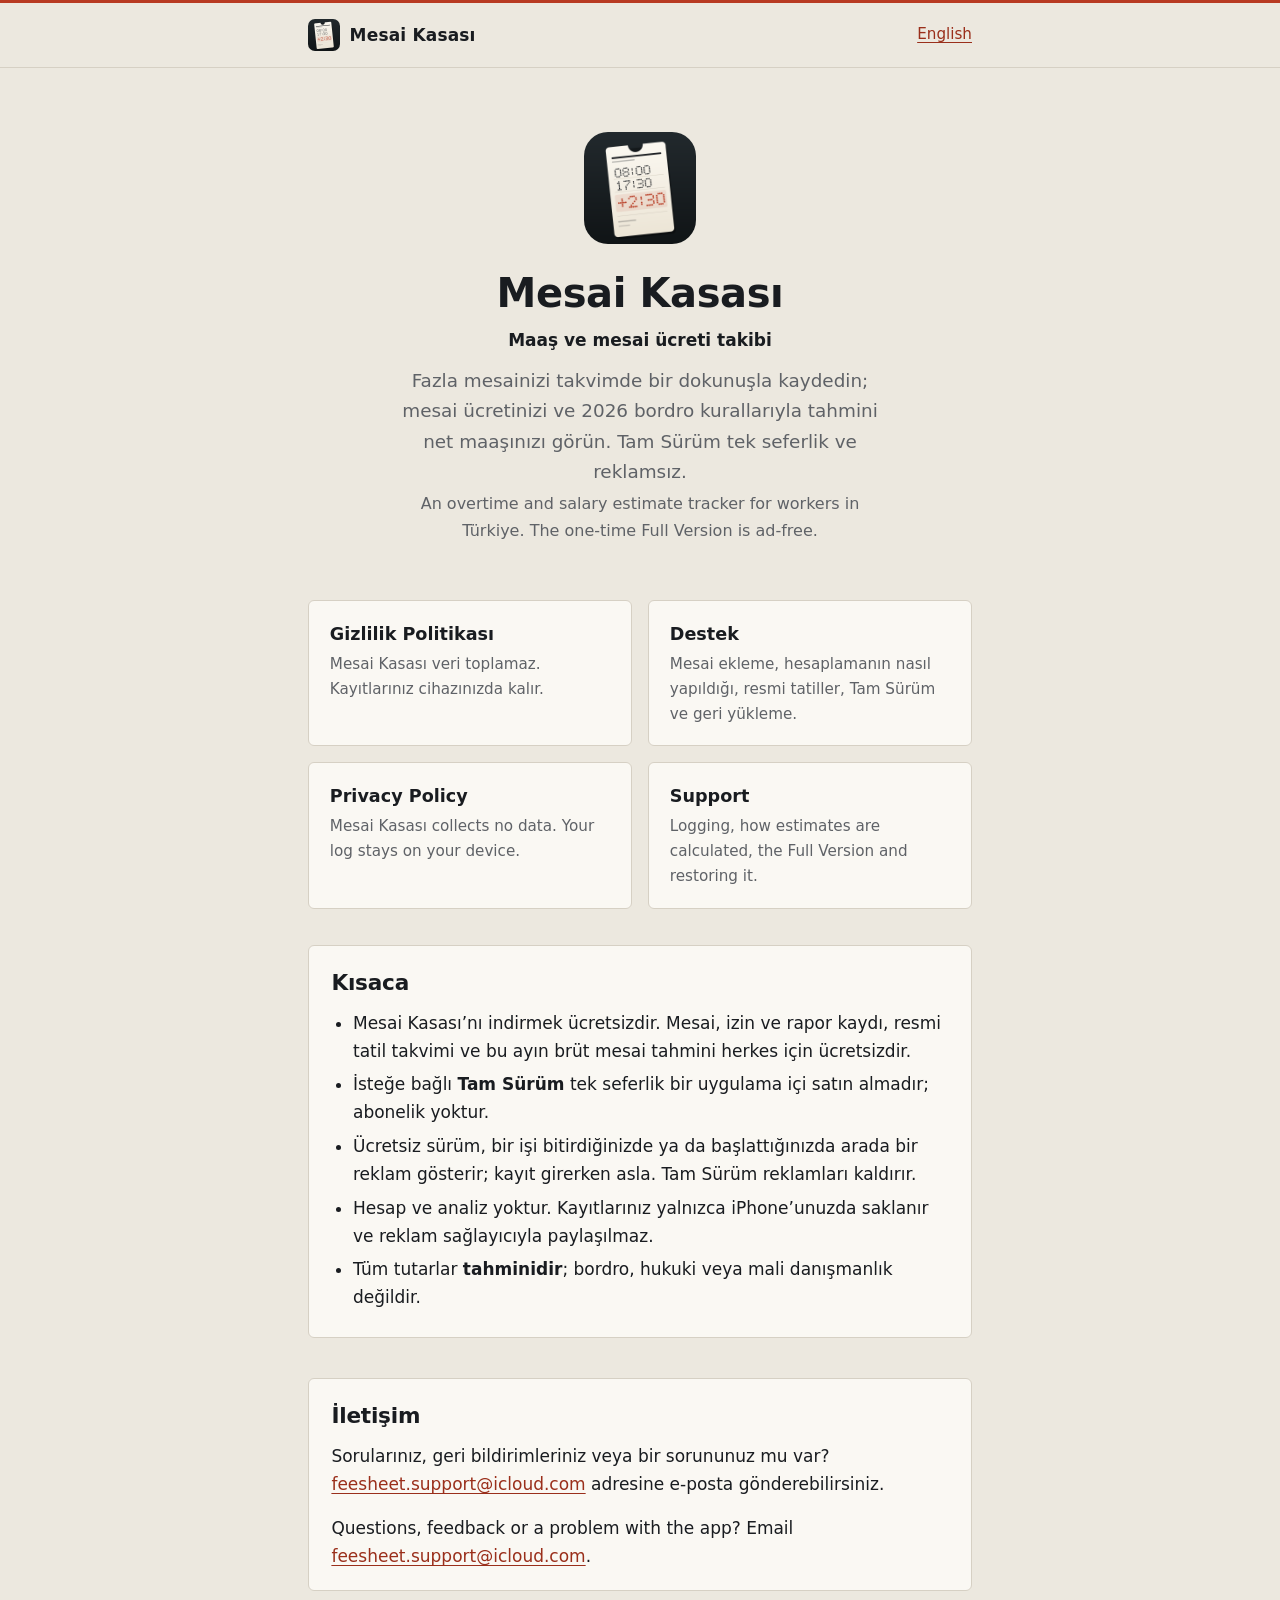
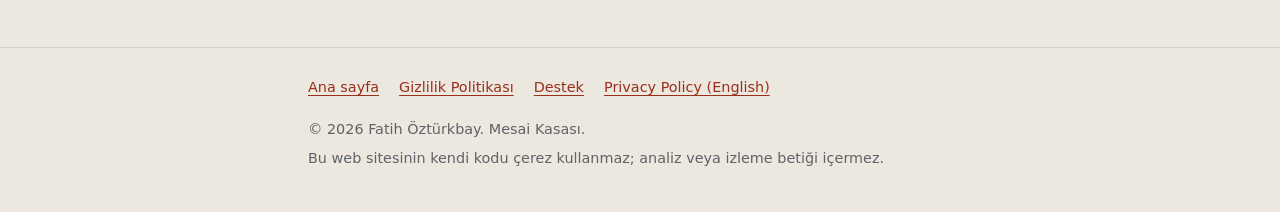
<file: index.html>
<!doctype html>
<html lang="tr">
<head>
  <meta charset="utf-8">
  <meta name="viewport" content="width=device-width, initial-scale=1">
  <title>Mesai Kasası — Gizlilik ve Destek</title>
  <meta name="description" content="Mesai Kasası: Fazla Mesai, iPhone için mesai ve maaş takibi. Gizlilik Politikası ve Destek sayfaları.">
  <link rel="canonical" href="https://ozturkbay.github.io/mesaikasasi-support/">
  <link rel="alternate" hreflang="tr" href="https://ozturkbay.github.io/mesaikasasi-support/">
  <link rel="alternate" hreflang="en" href="https://ozturkbay.github.io/mesaikasasi-support/en/">
  <link rel="alternate" hreflang="x-default" href="https://ozturkbay.github.io/mesaikasasi-support/">
  <meta name="theme-color" content="#ECE8DF" media="(prefers-color-scheme: light)">
  <meta name="theme-color" content="#111315" media="(prefers-color-scheme: dark)">
  <link rel="icon" type="image/png" sizes="64x64" href="assets/images/favicon.png">
  <link rel="apple-touch-icon" href="assets/images/apple-touch-icon.png">
  <link rel="stylesheet" href="assets/css/styles.css">
</head>
<body>
  <a class="skip-link" href="#main">İçeriğe geç</a>

  <header class="site-header">
    <div class="container">
      <a class="brand" href="./">
        <img src="assets/images/icon.png" alt="" width="32" height="32">
        <span>Mesai Kasası</span>
      </a>
      <a class="lang-switch" href="en/" hreflang="en" lang="en">English</a>
    </div>
  </header>

  <main id="main">
    <div class="container">
      <section class="hero" aria-labelledby="page-title">
        <img src="assets/images/icon.png" alt="Mesai Kasası uygulama simgesi" width="112" height="112">
        <h1 id="page-title">Mesai Kasası</h1>
        <p class="tagline">Maaş ve mesai ücreti takibi</p>
        <p class="lead">Fazla mesainizi takvimde bir dokunuşla kaydedin; mesai ücretinizi ve 2026 bordro kurallarıyla tahmini net maaşınızı görün. Tam Sürüm tek seferlik ve reklamsız.</p>
        <p class="lead" lang="en">An overtime and salary estimate tracker for workers in Türkiye. The one-time Full Version is ad-free.</p>
      </section>

      <nav aria-label="Politikalar ve yardım">
        <ul class="card-grid">
          <li>
            <a class="link-card" href="gizlilik/">
              <span class="title">Gizlilik Politikası</span>
              <span class="desc">Mesai Kasası veri toplamaz. Kayıtlarınız cihazınızda kalır.</span>
            </a>
          </li>
          <li>
            <a class="link-card" href="destek/">
              <span class="title">Destek</span>
              <span class="desc">Mesai ekleme, hesaplamanın nasıl yapıldığı, resmi tatiller, Tam Sürüm ve geri yükleme.</span>
            </a>
          </li>
          <li lang="en">
            <a class="link-card" href="en/privacy/" hreflang="en">
              <span class="title">Privacy Policy</span>
              <span class="desc">Mesai Kasası collects no data. Your log stays on your device.</span>
            </a>
          </li>
          <li lang="en">
            <a class="link-card" href="en/support/" hreflang="en">
              <span class="title">Support</span>
              <span class="desc">Logging, how estimates are calculated, the Full Version and restoring it.</span>
            </a>
          </li>
        </ul>
      </nav>

      <section class="card" aria-labelledby="about-title">
        <h2 id="about-title">Kısaca</h2>
        <ul>
          <li>Mesai Kasası’nı indirmek ücretsizdir. Mesai, izin ve rapor kaydı, resmi tatil takvimi ve bu ayın brüt mesai tahmini herkes için ücretsizdir.</li>
          <li>İsteğe bağlı <strong>Tam Sürüm</strong> tek seferlik bir uygulama içi satın almadır; abonelik yoktur.</li>
          <li>Ücretsiz sürüm, bir işi bitirdiğinizde ya da başlattığınızda arada bir reklam gösterir; kayıt girerken asla. Tam Sürüm reklamları kaldırır.</li>
          <li>Hesap ve analiz yoktur. Kayıtlarınız yalnızca iPhone’unuzda saklanır ve reklam sağlayıcıyla paylaşılmaz.</li>
          <li>Tüm tutarlar <strong>tahminidir</strong>; bordro, hukuki veya mali danışmanlık değildir.</li>
        </ul>
      </section>

      <section class="card contact" aria-labelledby="contact-title">
        <h2 id="contact-title">İletişim</h2>
        <p>Sorularınız, geri bildirimleriniz veya bir sorununuz mu var? <a href="mailto:feesheet.support@icloud.com">feesheet.support@icloud.com</a> adresine e-posta gönderebilirsiniz.</p>
        <p lang="en">Questions, feedback or a problem with the app? Email <a href="mailto:feesheet.support@icloud.com">feesheet.support@icloud.com</a>.</p>
      </section>
    </div>
  </main>

  <footer class="site-footer">
    <div class="container">
      <nav aria-label="Alt bilgi">
        <ul>
          <li><a href="./">Ana sayfa</a></li>
          <li><a href="gizlilik/">Gizlilik Politikası</a></li>
          <li><a href="destek/">Destek</a></li>
          <li><a href="en/privacy/" hreflang="en" lang="en">Privacy Policy (English)</a></li>
        </ul>
      </nav>
      <p>&copy; 2026 Fatih Öztürkbay. Mesai Kasası.</p>
      <p>Bu web sitesinin kendi kodu çerez kullanmaz; analiz veya izleme betiği içermez.</p>
    </div>
  </footer>
</body>
</html>
</file>
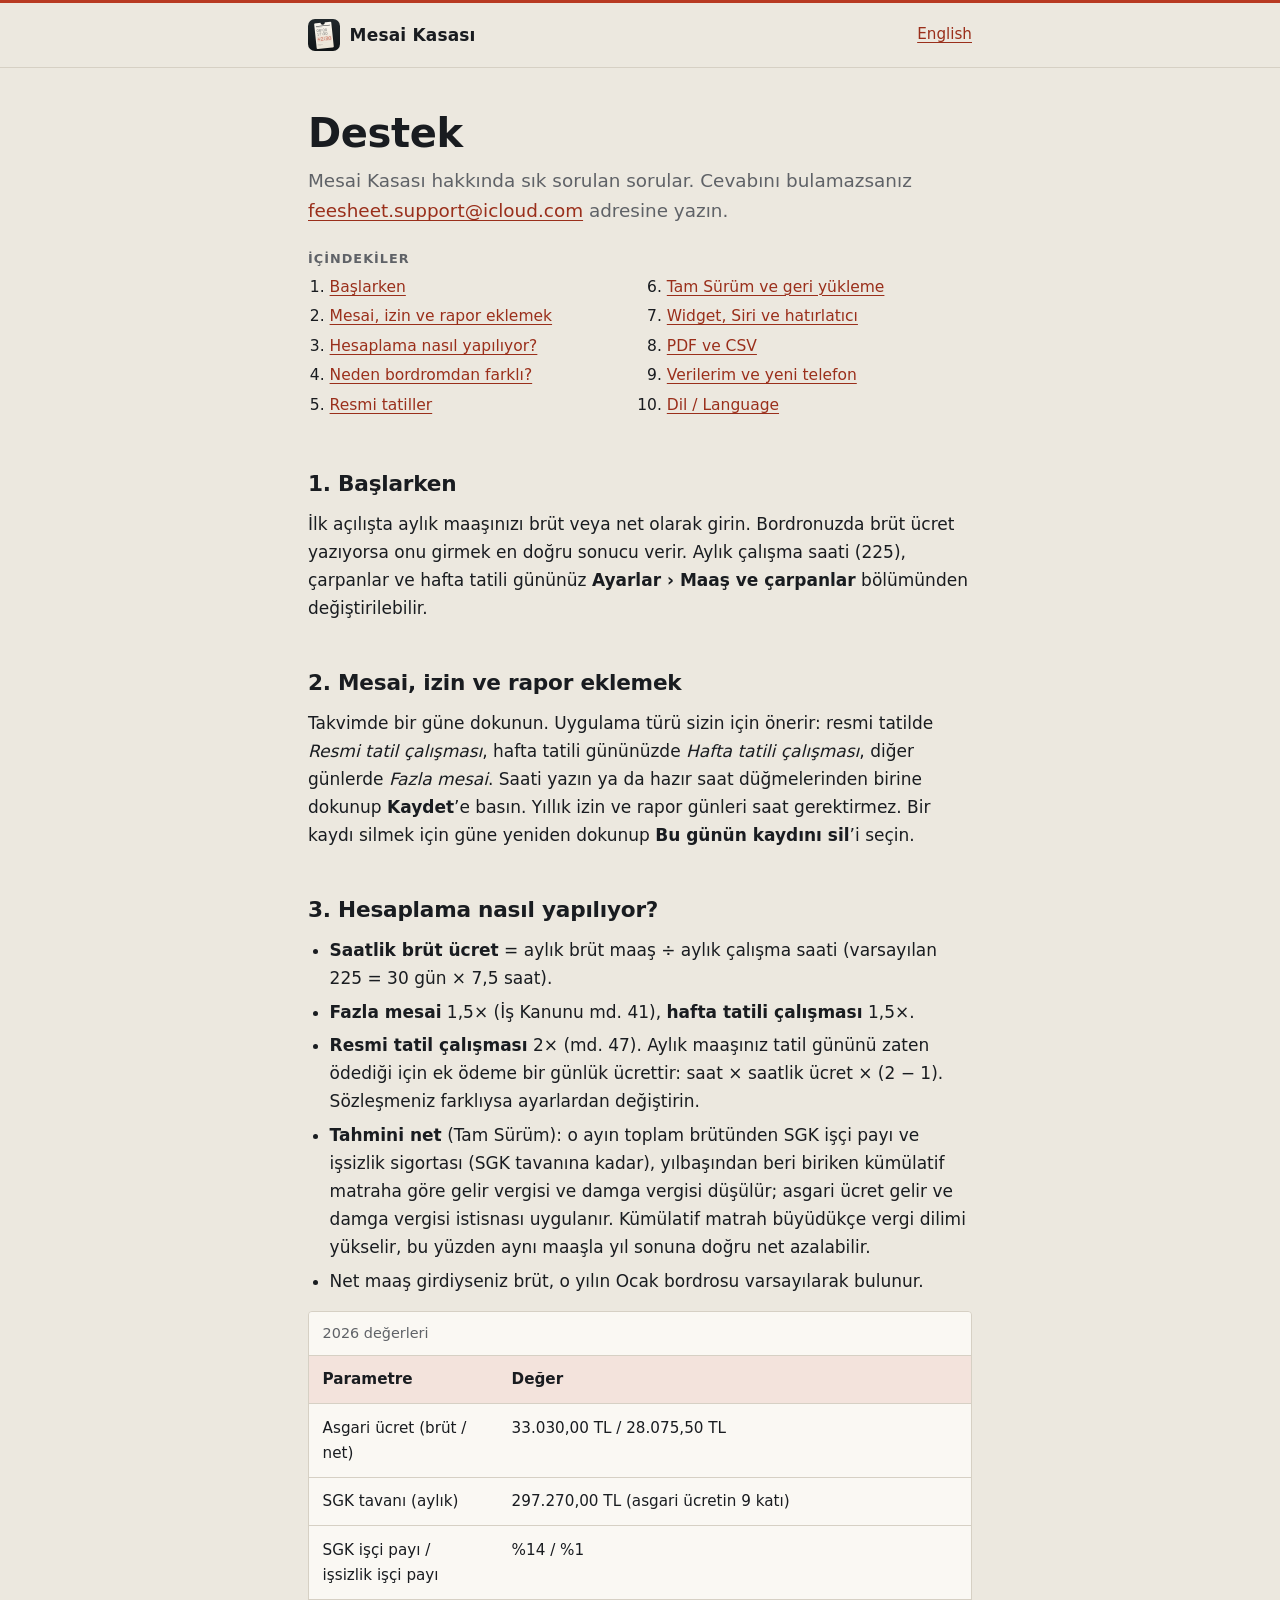
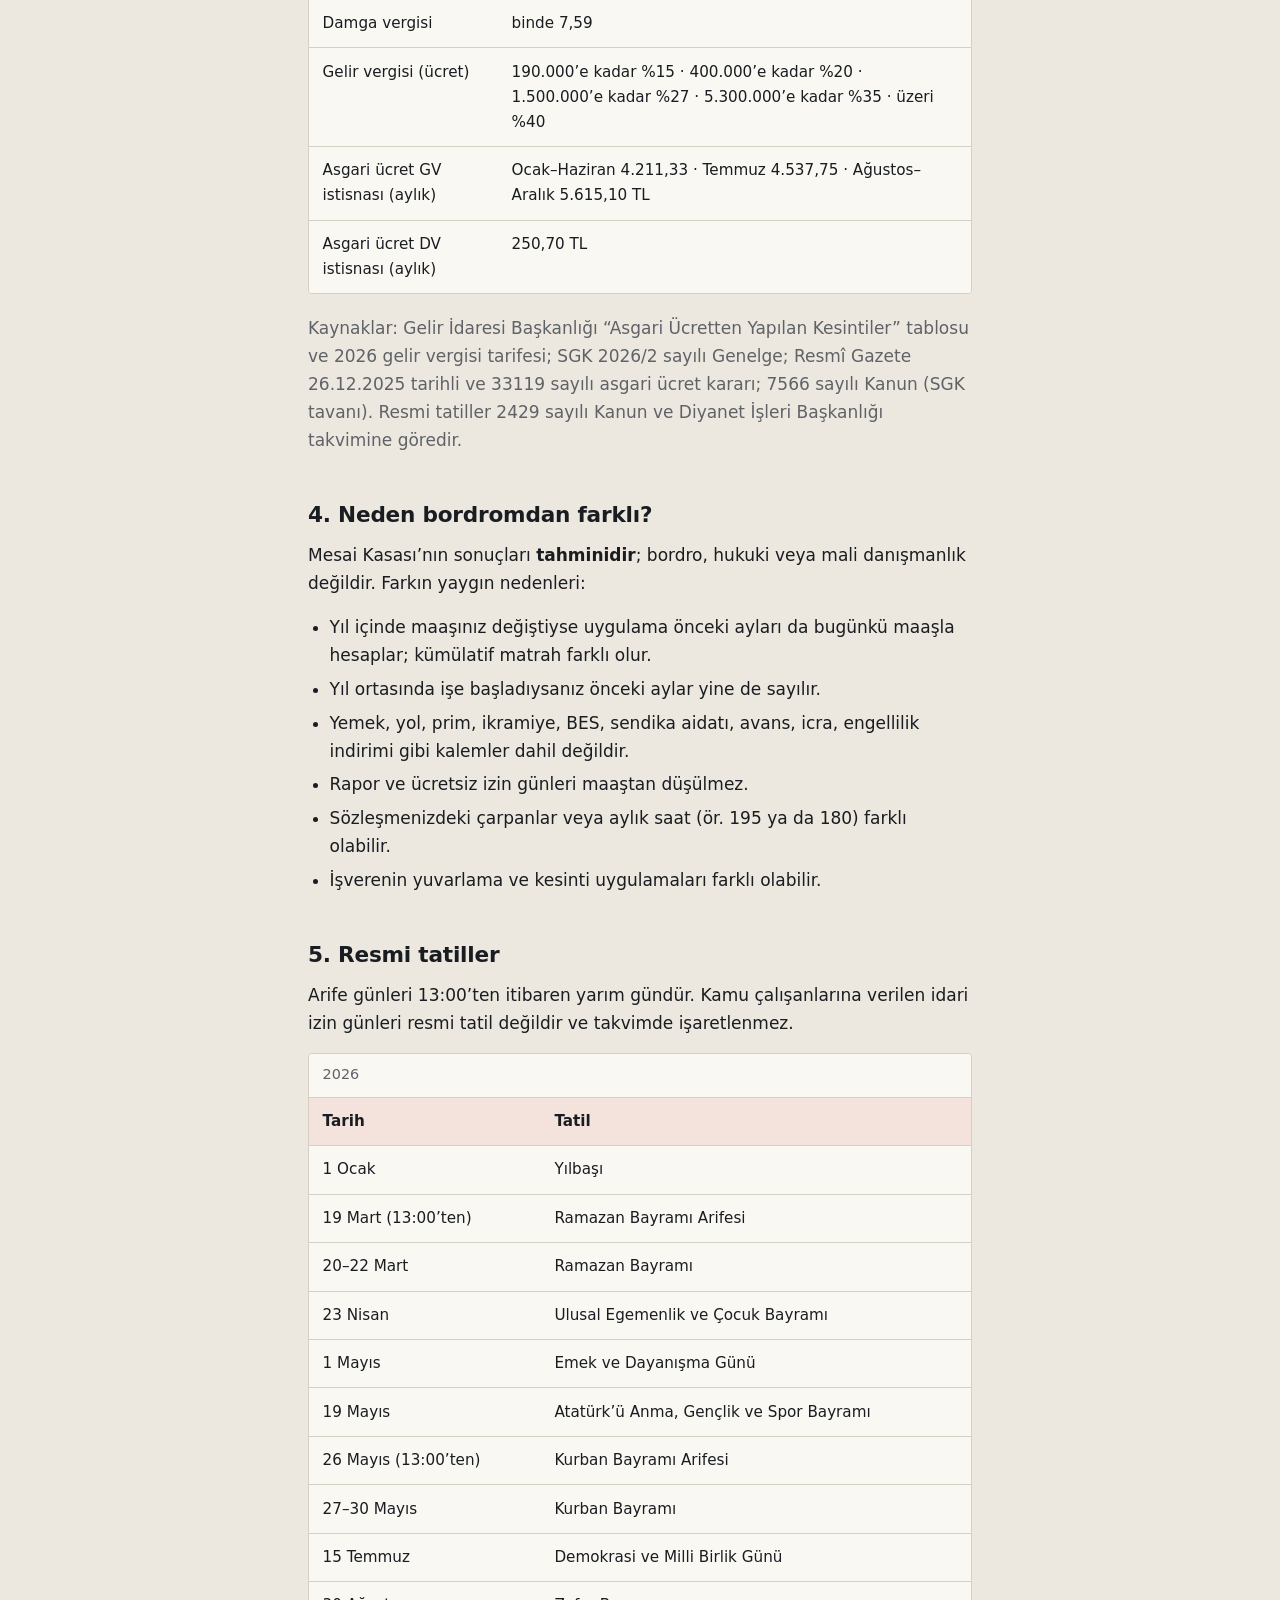
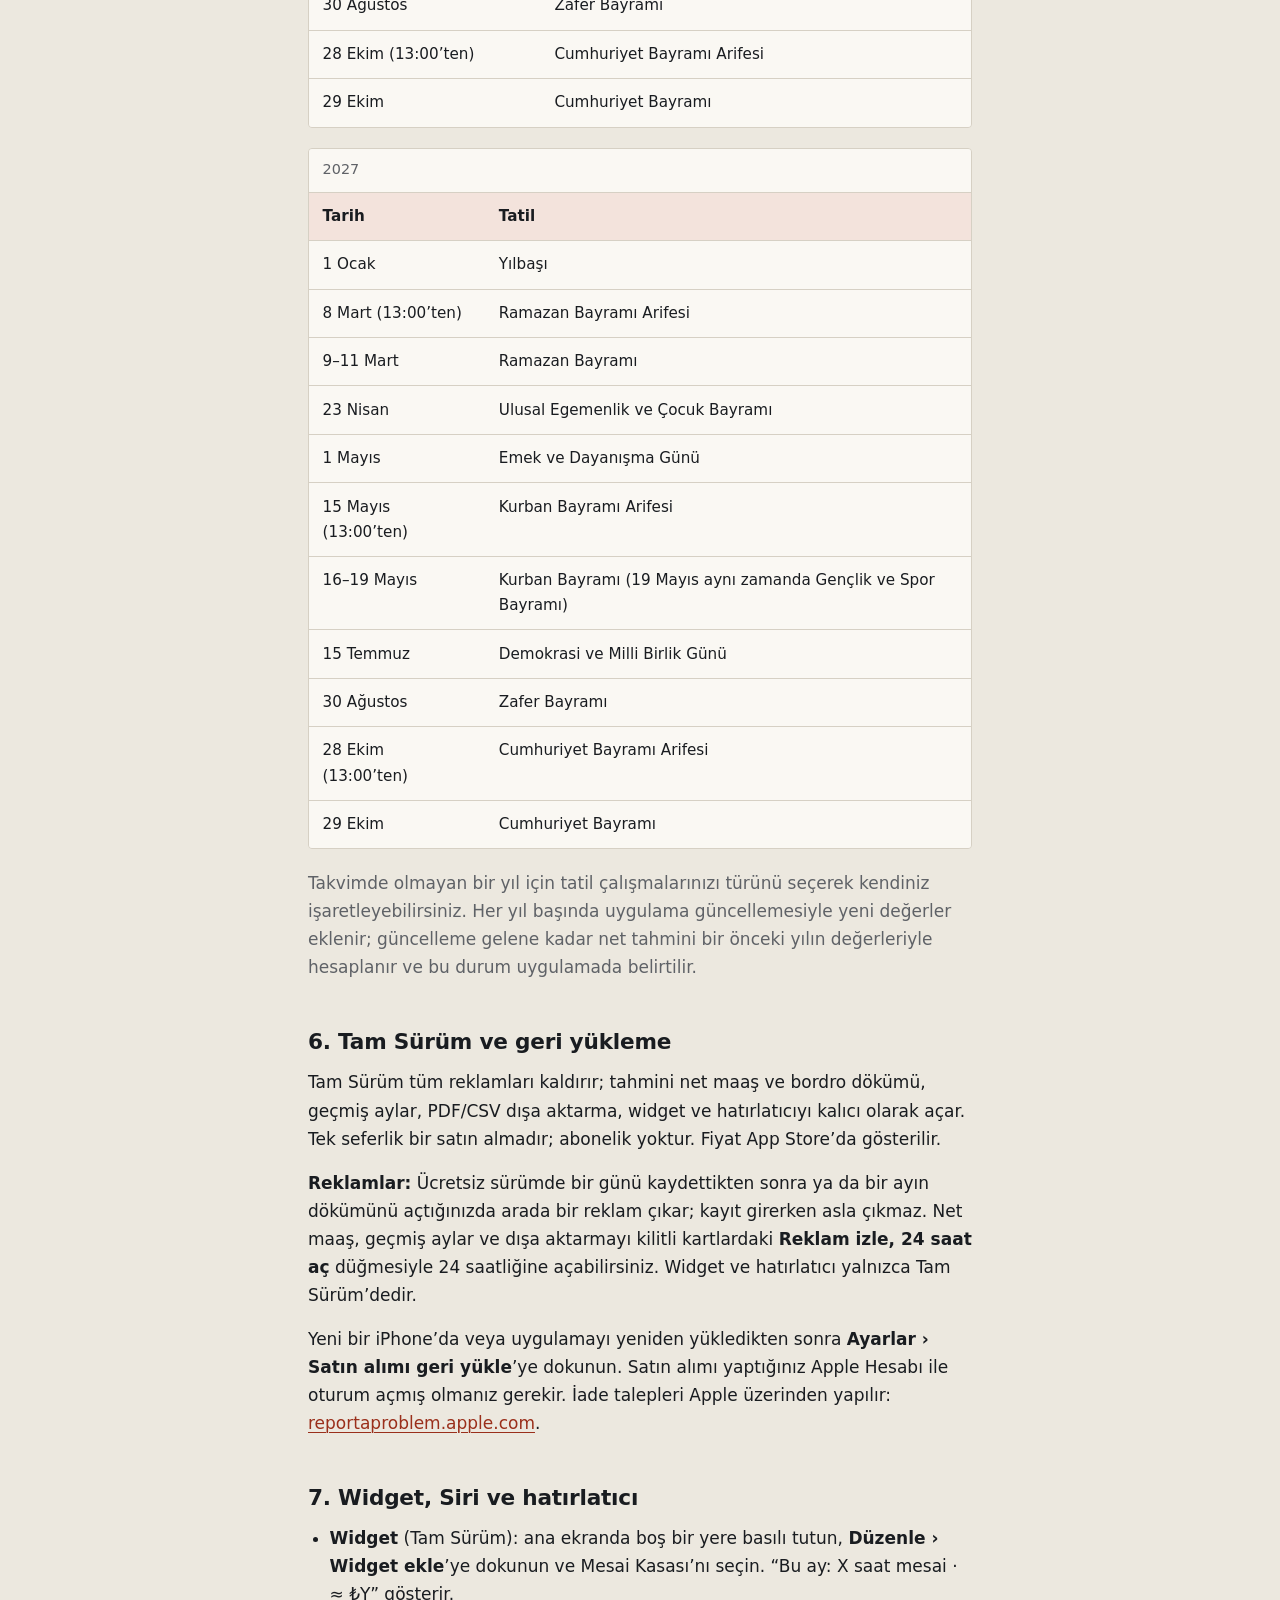
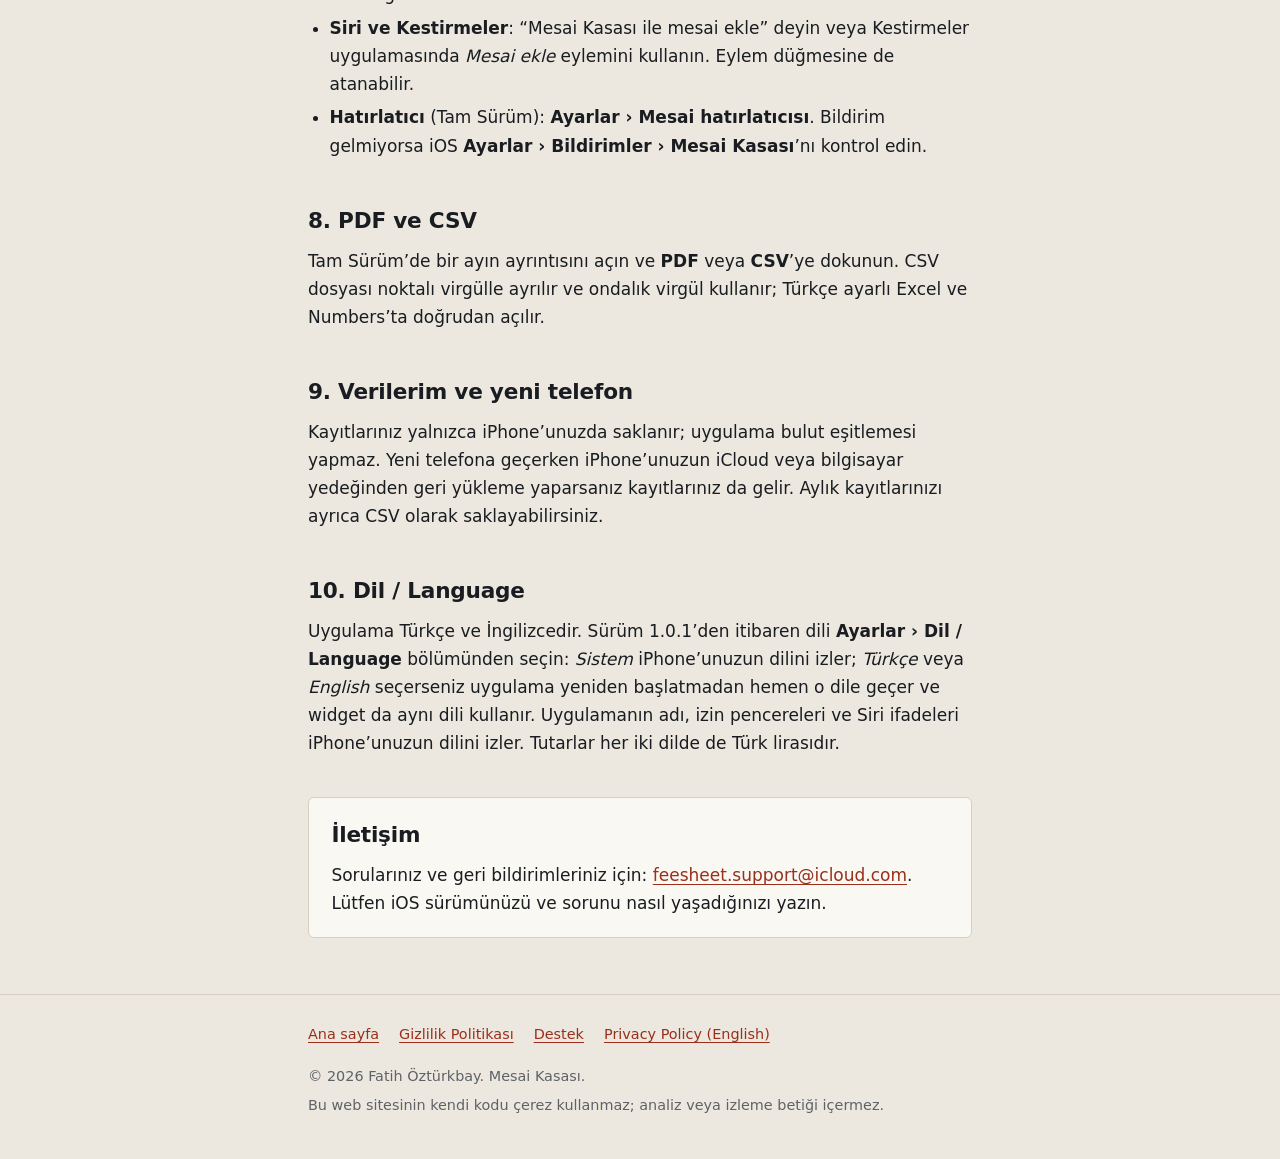
<file: destek/index.html>
<!doctype html>
<html lang="tr">
<head>
  <meta charset="utf-8">
  <meta name="viewport" content="width=device-width, initial-scale=1">
  <title>Destek — Mesai Kasası</title>
  <meta name="description" content="Mesai Kasası yardım: mesai ekleme, hesaplamanın nasıl yapıldığı, resmi tatiller, Tam Sürüm ve geri yükleme.">
  <link rel="canonical" href="https://ozturkbay.github.io/mesaikasasi-support/destek/">
  <link rel="alternate" hreflang="tr" href="https://ozturkbay.github.io/mesaikasasi-support/destek/">
  <link rel="alternate" hreflang="en" href="https://ozturkbay.github.io/mesaikasasi-support/en/support/">
  <link rel="alternate" hreflang="x-default" href="https://ozturkbay.github.io/mesaikasasi-support/destek/">
  <meta name="theme-color" content="#ECE8DF" media="(prefers-color-scheme: light)">
  <meta name="theme-color" content="#111315" media="(prefers-color-scheme: dark)">
  <link rel="icon" type="image/png" sizes="64x64" href="../assets/images/favicon.png">
  <link rel="apple-touch-icon" href="../assets/images/apple-touch-icon.png">
  <link rel="stylesheet" href="../assets/css/styles.css">
</head>
<body>
  <a class="skip-link" href="#main">İçeriğe geç</a>

  <header class="site-header">
    <div class="container">
      <a class="brand" href="../">
        <img src="../assets/images/icon.png" alt="" width="32" height="32">
        <span>Mesai Kasası</span>
      </a>
      <a class="lang-switch" href="../en/support/" hreflang="en" lang="en">English</a>
    </div>
  </header>

  <main id="main">
    <div class="container">
      <h1>Destek</h1>
      <p class="lead">Mesai Kasası hakkında sık sorulan sorular. Cevabını bulamazsanız <a href="mailto:feesheet.support@icloud.com">feesheet.support@icloud.com</a> adresine yazın.</p>

      <nav class="toc" aria-labelledby="toc-title">
        <h2 id="toc-title">İçindekiler</h2>
        <ol>
          <li><a href="#start">Başlarken</a></li>
          <li><a href="#log">Mesai, izin ve rapor eklemek</a></li>
          <li><a href="#math">Hesaplama nasıl yapılıyor?</a></li>
          <li><a href="#payslip">Neden bordromdan farklı?</a></li>
          <li><a href="#holidays">Resmi tatiller</a></li>
          <li><a href="#full">Tam Sürüm ve geri yükleme</a></li>
          <li><a href="#widget">Widget, Siri ve hatırlatıcı</a></li>
          <li><a href="#export">PDF ve CSV</a></li>
          <li><a href="#data">Verilerim ve yeni telefon</a></li>
          <li><a href="#language">Dil / Language</a></li>
        </ol>
      </nav>

      <section aria-labelledby="start">
        <h2 id="start">1. Başlarken</h2>
        <p>İlk açılışta aylık maaşınızı brüt veya net olarak girin. Bordronuzda brüt ücret yazıyorsa onu girmek en doğru sonucu verir. Aylık çalışma saati (225), çarpanlar ve hafta tatili gününüz <span class="path">Ayarlar › Maaş ve çarpanlar</span> bölümünden değiştirilebilir.</p>
      </section>

      <section aria-labelledby="log">
        <h2 id="log">2. Mesai, izin ve rapor eklemek</h2>
        <p>Takvimde bir güne dokunun. Uygulama türü sizin için önerir: resmi tatilde <em>Resmi tatil çalışması</em>, hafta tatili gününüzde <em>Hafta tatili çalışması</em>, diğer günlerde <em>Fazla mesai</em>. Saati yazın ya da hazır saat düğmelerinden birine dokunup <span class="path">Kaydet</span>’e basın. Yıllık izin ve rapor günleri saat gerektirmez. Bir kaydı silmek için güne yeniden dokunup <span class="path">Bu günün kaydını sil</span>’i seçin.</p>
      </section>

      <section aria-labelledby="math">
        <h2 id="math">3. Hesaplama nasıl yapılıyor?</h2>
        <ul>
          <li><strong>Saatlik brüt ücret</strong> = aylık brüt maaş ÷ aylık çalışma saati (varsayılan 225 = 30 gün × 7,5 saat).</li>
          <li><strong>Fazla mesai</strong> 1,5× (İş Kanunu md. 41), <strong>hafta tatili çalışması</strong> 1,5×.</li>
          <li><strong>Resmi tatil çalışması</strong> 2× (md. 47). Aylık maaşınız tatil gününü zaten ödediği için ek ödeme bir günlük ücrettir: saat × saatlik ücret × (2 − 1). Sözleşmeniz farklıysa ayarlardan değiştirin.</li>
          <li><strong>Tahmini net</strong> (Tam Sürüm): o ayın toplam brütünden SGK işçi payı ve işsizlik sigortası (SGK tavanına kadar), yılbaşından beri biriken kümülatif matraha göre gelir vergisi ve damga vergisi düşülür; asgari ücret gelir ve damga vergisi istisnası uygulanır. Kümülatif matrah büyüdükçe vergi dilimi yükselir, bu yüzden aynı maaşla yıl sonuna doğru net azalabilir.</li>
          <li>Net maaş girdiyseniz brüt, o yılın Ocak bordrosu varsayılarak bulunur.</li>
        </ul>
        <div class="table-wrap">
          <table>
            <caption>2026 değerleri</caption>
            <thead><tr><th scope="col">Parametre</th><th scope="col">Değer</th></tr></thead>
            <tbody>
              <tr><td>Asgari ücret (brüt / net)</td><td>33.030,00 TL / 28.075,50 TL</td></tr>
              <tr><td>SGK tavanı (aylık)</td><td>297.270,00 TL (asgari ücretin 9 katı)</td></tr>
              <tr><td>SGK işçi payı / işsizlik işçi payı</td><td>%14 / %1</td></tr>
              <tr><td>Damga vergisi</td><td>binde 7,59</td></tr>
              <tr><td>Gelir vergisi (ücret)</td><td>190.000’e kadar %15 · 400.000’e kadar %20 · 1.500.000’e kadar %27 · 5.300.000’e kadar %35 · üzeri %40</td></tr>
              <tr><td>Asgari ücret GV istisnası (aylık)</td><td>Ocak–Haziran 4.211,33 · Temmuz 4.537,75 · Ağustos–Aralık 5.615,10 TL</td></tr>
              <tr><td>Asgari ücret DV istisnası (aylık)</td><td>250,70 TL</td></tr>
            </tbody>
          </table>
        </div>
        <p class="muted">Kaynaklar: Gelir İdaresi Başkanlığı “Asgari Ücretten Yapılan Kesintiler” tablosu ve 2026 gelir vergisi tarifesi; SGK 2026/2 sayılı Genelge; Resmî Gazete 26.12.2025 tarihli ve 33119 sayılı asgari ücret kararı; 7566 sayılı Kanun (SGK tavanı). Resmi tatiller 2429 sayılı Kanun ve Diyanet İşleri Başkanlığı takvimine göredir.</p>
      </section>

      <section aria-labelledby="payslip">
        <h2 id="payslip">4. Neden bordromdan farklı?</h2>
        <p>Mesai Kasası’nın sonuçları <strong>tahminidir</strong>; bordro, hukuki veya mali danışmanlık değildir. Farkın yaygın nedenleri:</p>
        <ul>
          <li>Yıl içinde maaşınız değiştiyse uygulama önceki ayları da bugünkü maaşla hesaplar; kümülatif matrah farklı olur.</li>
          <li>Yıl ortasında işe başladıysanız önceki aylar yine de sayılır.</li>
          <li>Yemek, yol, prim, ikramiye, BES, sendika aidatı, avans, icra, engellilik indirimi gibi kalemler dahil değildir.</li>
          <li>Rapor ve ücretsiz izin günleri maaştan düşülmez.</li>
          <li>Sözleşmenizdeki çarpanlar veya aylık saat (ör. 195 ya da 180) farklı olabilir.</li>
          <li>İşverenin yuvarlama ve kesinti uygulamaları farklı olabilir.</li>
        </ul>
      </section>

      <section aria-labelledby="holidays">
        <h2 id="holidays">5. Resmi tatiller</h2>
        <p>Arife günleri 13:00’ten itibaren yarım gündür. Kamu çalışanlarına verilen idari izin günleri resmi tatil değildir ve takvimde işaretlenmez.</p>
        <div class="table-wrap">
          <table>
            <caption>2026</caption>
            <thead><tr><th scope="col">Tarih</th><th scope="col">Tatil</th></tr></thead>
            <tbody>
              <tr><td>1 Ocak</td><td>Yılbaşı</td></tr>
              <tr><td>19 Mart (13:00’ten)</td><td>Ramazan Bayramı Arifesi</td></tr>
              <tr><td>20–22 Mart</td><td>Ramazan Bayramı</td></tr>
              <tr><td>23 Nisan</td><td>Ulusal Egemenlik ve Çocuk Bayramı</td></tr>
              <tr><td>1 Mayıs</td><td>Emek ve Dayanışma Günü</td></tr>
              <tr><td>19 Mayıs</td><td>Atatürk’ü Anma, Gençlik ve Spor Bayramı</td></tr>
              <tr><td>26 Mayıs (13:00’ten)</td><td>Kurban Bayramı Arifesi</td></tr>
              <tr><td>27–30 Mayıs</td><td>Kurban Bayramı</td></tr>
              <tr><td>15 Temmuz</td><td>Demokrasi ve Milli Birlik Günü</td></tr>
              <tr><td>30 Ağustos</td><td>Zafer Bayramı</td></tr>
              <tr><td>28 Ekim (13:00’ten)</td><td>Cumhuriyet Bayramı Arifesi</td></tr>
              <tr><td>29 Ekim</td><td>Cumhuriyet Bayramı</td></tr>
            </tbody>
          </table>
        </div>
        <div class="table-wrap">
          <table>
            <caption>2027</caption>
            <thead><tr><th scope="col">Tarih</th><th scope="col">Tatil</th></tr></thead>
            <tbody>
              <tr><td>1 Ocak</td><td>Yılbaşı</td></tr>
              <tr><td>8 Mart (13:00’ten)</td><td>Ramazan Bayramı Arifesi</td></tr>
              <tr><td>9–11 Mart</td><td>Ramazan Bayramı</td></tr>
              <tr><td>23 Nisan</td><td>Ulusal Egemenlik ve Çocuk Bayramı</td></tr>
              <tr><td>1 Mayıs</td><td>Emek ve Dayanışma Günü</td></tr>
              <tr><td>15 Mayıs (13:00’ten)</td><td>Kurban Bayramı Arifesi</td></tr>
              <tr><td>16–19 Mayıs</td><td>Kurban Bayramı (19 Mayıs aynı zamanda Gençlik ve Spor Bayramı)</td></tr>
              <tr><td>15 Temmuz</td><td>Demokrasi ve Milli Birlik Günü</td></tr>
              <tr><td>30 Ağustos</td><td>Zafer Bayramı</td></tr>
              <tr><td>28 Ekim (13:00’ten)</td><td>Cumhuriyet Bayramı Arifesi</td></tr>
              <tr><td>29 Ekim</td><td>Cumhuriyet Bayramı</td></tr>
            </tbody>
          </table>
        </div>
        <p class="muted">Takvimde olmayan bir yıl için tatil çalışmalarınızı türünü seçerek kendiniz işaretleyebilirsiniz. Her yıl başında uygulama güncellemesiyle yeni değerler eklenir; güncelleme gelene kadar net tahmini bir önceki yılın değerleriyle hesaplanır ve bu durum uygulamada belirtilir.</p>
      </section>

      <section aria-labelledby="full">
        <h2 id="full">6. Tam Sürüm ve geri yükleme</h2>
        <p>Tam Sürüm tüm reklamları kaldırır; tahmini net maaş ve bordro dökümü, geçmiş aylar, PDF/CSV dışa aktarma, widget ve hatırlatıcıyı kalıcı olarak açar. Tek seferlik bir satın almadır; abonelik yoktur. Fiyat App Store’da gösterilir.</p>
        <p><strong>Reklamlar:</strong> Ücretsiz sürümde bir günü kaydettikten sonra ya da bir ayın dökümünü açtığınızda arada bir reklam çıkar; kayıt girerken asla çıkmaz. Net maaş, geçmiş aylar ve dışa aktarmayı kilitli kartlardaki <span class="path">Reklam izle, 24 saat aç</span> düğmesiyle 24 saatliğine açabilirsiniz. Widget ve hatırlatıcı yalnızca Tam Sürüm’dedir.</p>
        <p>Yeni bir iPhone’da veya uygulamayı yeniden yükledikten sonra <span class="path">Ayarlar › Satın alımı geri yükle</span>’ye dokunun. Satın alımı yaptığınız Apple Hesabı ile oturum açmış olmanız gerekir. İade talepleri Apple üzerinden yapılır: <a href="https://reportaproblem.apple.com">reportaproblem.apple.com</a>.</p>
      </section>

      <section aria-labelledby="widget">
        <h2 id="widget">7. Widget, Siri ve hatırlatıcı</h2>
        <ul>
          <li><strong>Widget</strong> (Tam Sürüm): ana ekranda boş bir yere basılı tutun, <span class="path">Düzenle › Widget ekle</span>’ye dokunun ve Mesai Kasası’nı seçin. “Bu ay: X saat mesai · ≈ ₺Y” gösterir.</li>
          <li><strong>Siri ve Kestirmeler</strong>: “Mesai Kasası ile mesai ekle” deyin veya Kestirmeler uygulamasında <em>Mesai ekle</em> eylemini kullanın. Eylem düğmesine de atanabilir.</li>
          <li><strong>Hatırlatıcı</strong> (Tam Sürüm): <span class="path">Ayarlar › Mesai hatırlatıcısı</span>. Bildirim gelmiyorsa iOS <span class="path">Ayarlar › Bildirimler › Mesai Kasası</span>’nı kontrol edin.</li>
        </ul>
      </section>

      <section aria-labelledby="export">
        <h2 id="export">8. PDF ve CSV</h2>
        <p>Tam Sürüm’de bir ayın ayrıntısını açın ve <span class="path">PDF</span> veya <span class="path">CSV</span>’ye dokunun. CSV dosyası noktalı virgülle ayrılır ve ondalık virgül kullanır; Türkçe ayarlı Excel ve Numbers’ta doğrudan açılır.</p>
      </section>

      <section aria-labelledby="data">
        <h2 id="data">9. Verilerim ve yeni telefon</h2>
        <p>Kayıtlarınız yalnızca iPhone’unuzda saklanır; uygulama bulut eşitlemesi yapmaz. Yeni telefona geçerken iPhone’unuzun iCloud veya bilgisayar yedeğinden geri yükleme yaparsanız kayıtlarınız da gelir. Aylık kayıtlarınızı ayrıca CSV olarak saklayabilirsiniz.</p>
      </section>

      <section aria-labelledby="language">
        <h2 id="language">10. Dil / Language</h2>
        <p>Uygulama Türkçe ve İngilizcedir. Sürüm 1.0.1’den itibaren dili <span class="path">Ayarlar › Dil / Language</span> bölümünden seçin: <em>Sistem</em> iPhone’unuzun dilini izler; <em>Türkçe</em> veya <em>English</em> seçerseniz uygulama yeniden başlatmadan hemen o dile geçer ve widget da aynı dili kullanır. Uygulamanın adı, izin pencereleri ve Siri ifadeleri iPhone’unuzun dilini izler. Tutarlar her iki dilde de Türk lirasıdır.</p>
      </section>

      <section class="card contact" aria-labelledby="contact-title">
        <h2 id="contact-title">İletişim</h2>
        <p>Sorularınız ve geri bildirimleriniz için: <a href="mailto:feesheet.support@icloud.com">feesheet.support@icloud.com</a>. Lütfen iOS sürümünüzü ve sorunu nasıl yaşadığınızı yazın.</p>
      </section>
    </div>
  </main>

  <footer class="site-footer">
    <div class="container">
      <nav aria-label="Alt bilgi">
        <ul>
          <li><a href="../">Ana sayfa</a></li>
          <li><a href="../gizlilik/">Gizlilik Politikası</a></li>
          <li><a href="../destek/">Destek</a></li>
          <li><a href="../en/privacy/" hreflang="en" lang="en">Privacy Policy (English)</a></li>
        </ul>
      </nav>
      <p>&copy; 2026 Fatih Öztürkbay. Mesai Kasası.</p>
      <p>Bu web sitesinin kendi kodu çerez kullanmaz; analiz veya izleme betiği içermez.</p>
    </div>
  </footer>
</body>
</html>
</file>
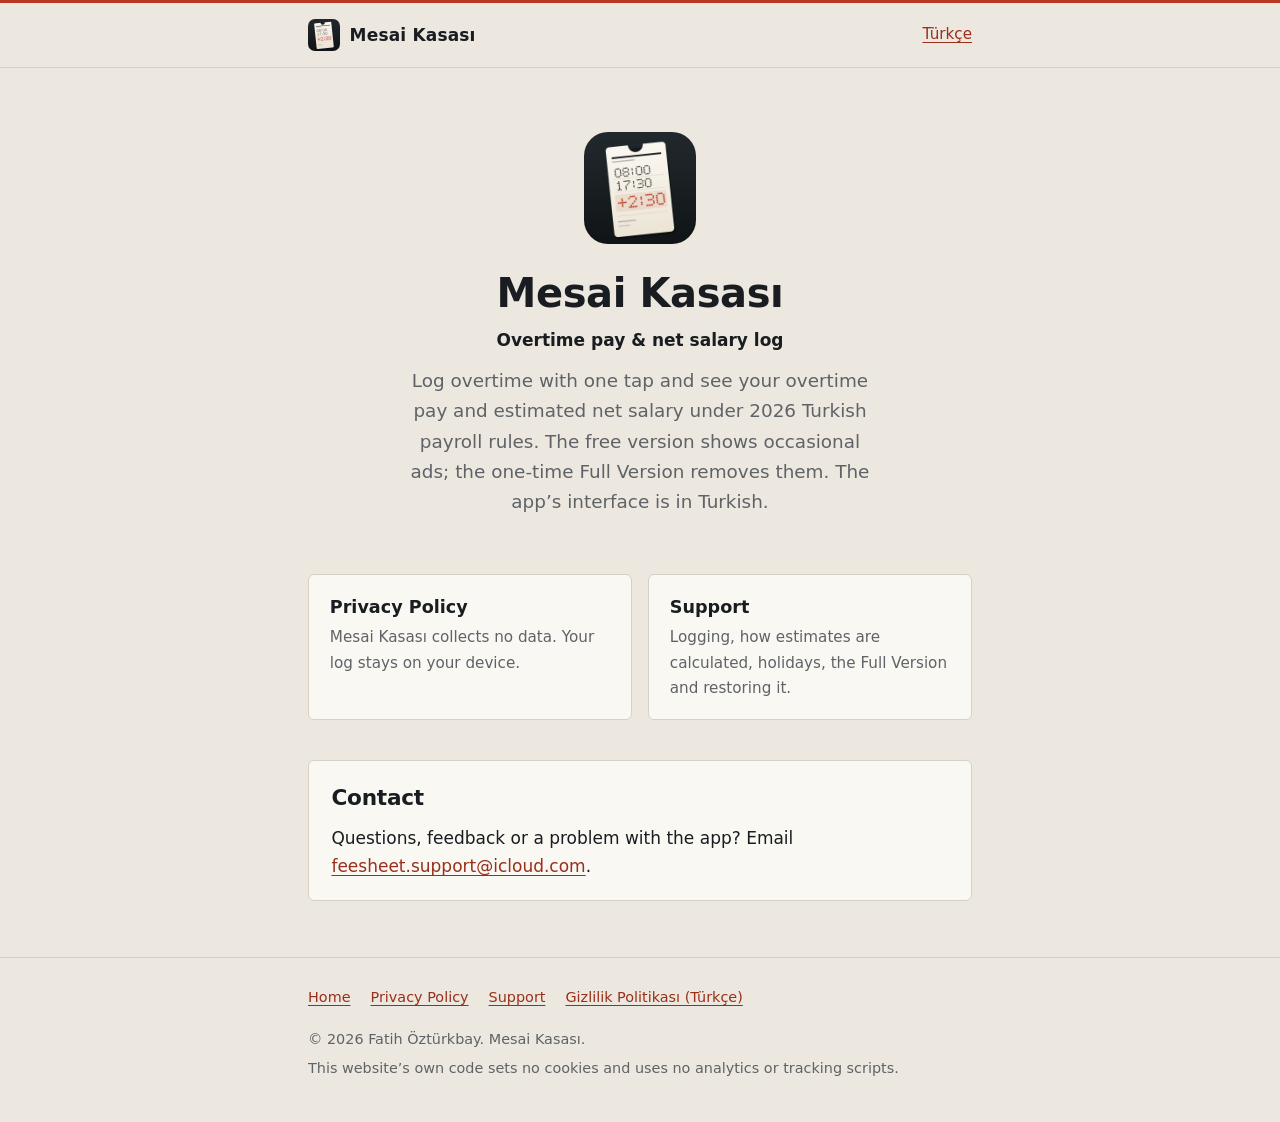
<file: en/index.html>
<!doctype html>
<html lang="en">
<head>
  <meta charset="utf-8">
  <meta name="viewport" content="width=device-width, initial-scale=1">
  <title>Mesai Kasası — Privacy & Support</title>
  <meta name="description" content="Mesai Kasası: an overtime and salary tracker for iPhone. Privacy Policy and Support.">
  <link rel="canonical" href="https://ozturkbay.github.io/mesaikasasi-support/en/">
  <link rel="alternate" hreflang="tr" href="https://ozturkbay.github.io/mesaikasasi-support/">
  <link rel="alternate" hreflang="en" href="https://ozturkbay.github.io/mesaikasasi-support/en/">
  <link rel="alternate" hreflang="x-default" href="https://ozturkbay.github.io/mesaikasasi-support/">
  <meta name="theme-color" content="#ECE8DF" media="(prefers-color-scheme: light)">
  <meta name="theme-color" content="#111315" media="(prefers-color-scheme: dark)">
  <link rel="icon" type="image/png" sizes="64x64" href="../assets/images/favicon.png">
  <link rel="apple-touch-icon" href="../assets/images/apple-touch-icon.png">
  <link rel="stylesheet" href="../assets/css/styles.css">
</head>
<body>
  <a class="skip-link" href="#main">Skip to content</a>

  <header class="site-header">
    <div class="container">
      <a class="brand" href="../en/">
        <img src="../assets/images/icon.png" alt="" width="32" height="32">
        <span>Mesai Kasası</span>
      </a>
      <a class="lang-switch" href="../" hreflang="tr" lang="tr">Türkçe</a>
    </div>
  </header>

  <main id="main">
    <div class="container">
      <section class="hero" aria-labelledby="page-title">
        <img src="../assets/images/icon.png" alt="Mesai Kasası app icon" width="112" height="112">
        <h1 id="page-title">Mesai Kasası</h1>
        <p class="tagline">Overtime pay &amp; net salary log</p>
        <p class="lead">Log overtime with one tap and see your overtime pay and estimated net salary under 2026 Turkish payroll rules. The free version shows occasional ads; the one-time Full Version removes them. The app’s interface is in Turkish.</p>
      </section>

      <nav aria-label="Policies and help">
        <ul class="card-grid">
          <li>
            <a class="link-card" href="privacy/">
              <span class="title">Privacy Policy</span>
              <span class="desc">Mesai Kasası collects no data. Your log stays on your device.</span>
            </a>
          </li>
          <li>
            <a class="link-card" href="support/">
              <span class="title">Support</span>
              <span class="desc">Logging, how estimates are calculated, holidays, the Full Version and restoring it.</span>
            </a>
          </li>
        </ul>
      </nav>

      <section class="card contact" aria-labelledby="contact-title">
        <h2 id="contact-title">Contact</h2>
        <p>Questions, feedback or a problem with the app? Email <a href="mailto:feesheet.support@icloud.com">feesheet.support@icloud.com</a>.</p>
      </section>
    </div>
  </main>

  <footer class="site-footer">
    <div class="container">
      <nav aria-label="Footer">
        <ul>
          <li><a href="../en/">Home</a></li>
          <li><a href="../en/privacy/">Privacy Policy</a></li>
          <li><a href="../en/support/">Support</a></li>
          <li><a href="../gizlilik/" hreflang="tr" lang="tr">Gizlilik Politikası (Türkçe)</a></li>
        </ul>
      </nav>
      <p>&copy; 2026 Fatih Öztürkbay. Mesai Kasası.</p>
      <p>This website’s own code sets no cookies and uses no analytics or tracking scripts.</p>
    </div>
  </footer>
</body>
</html>
</file>
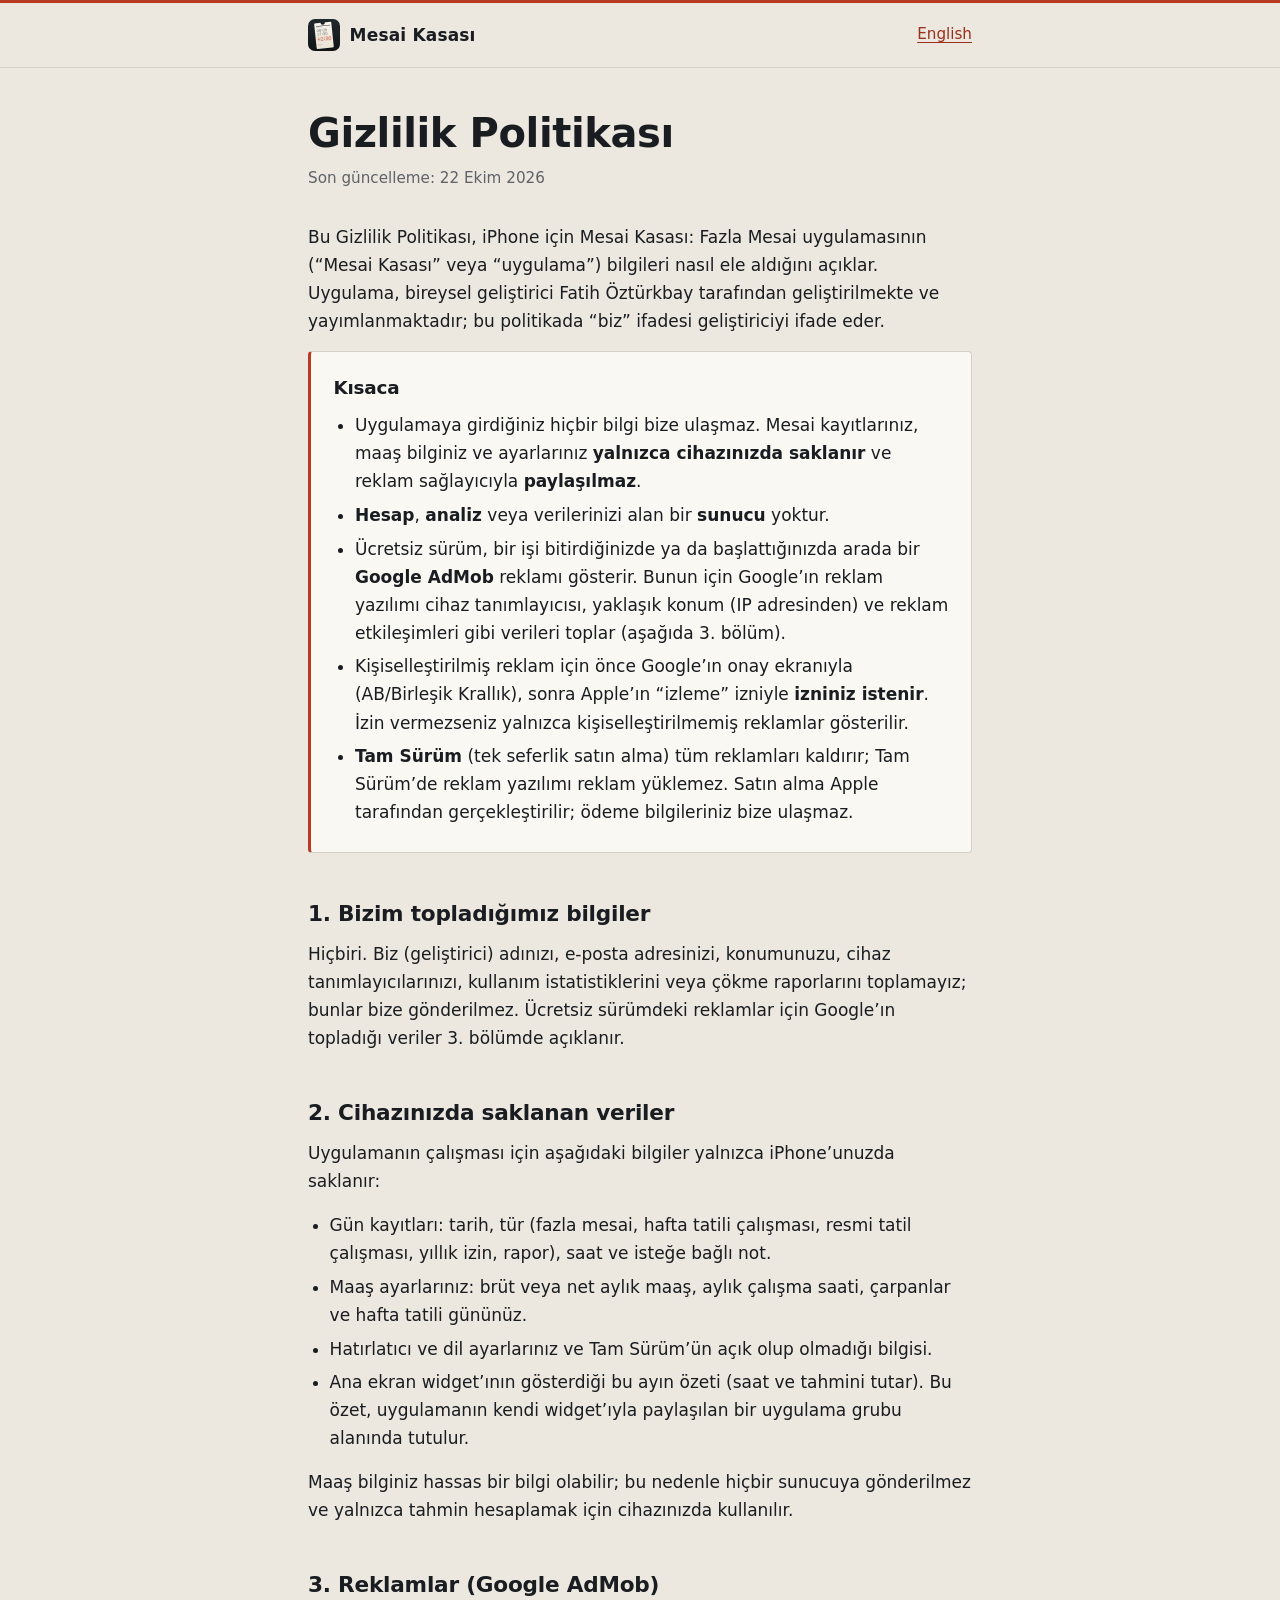
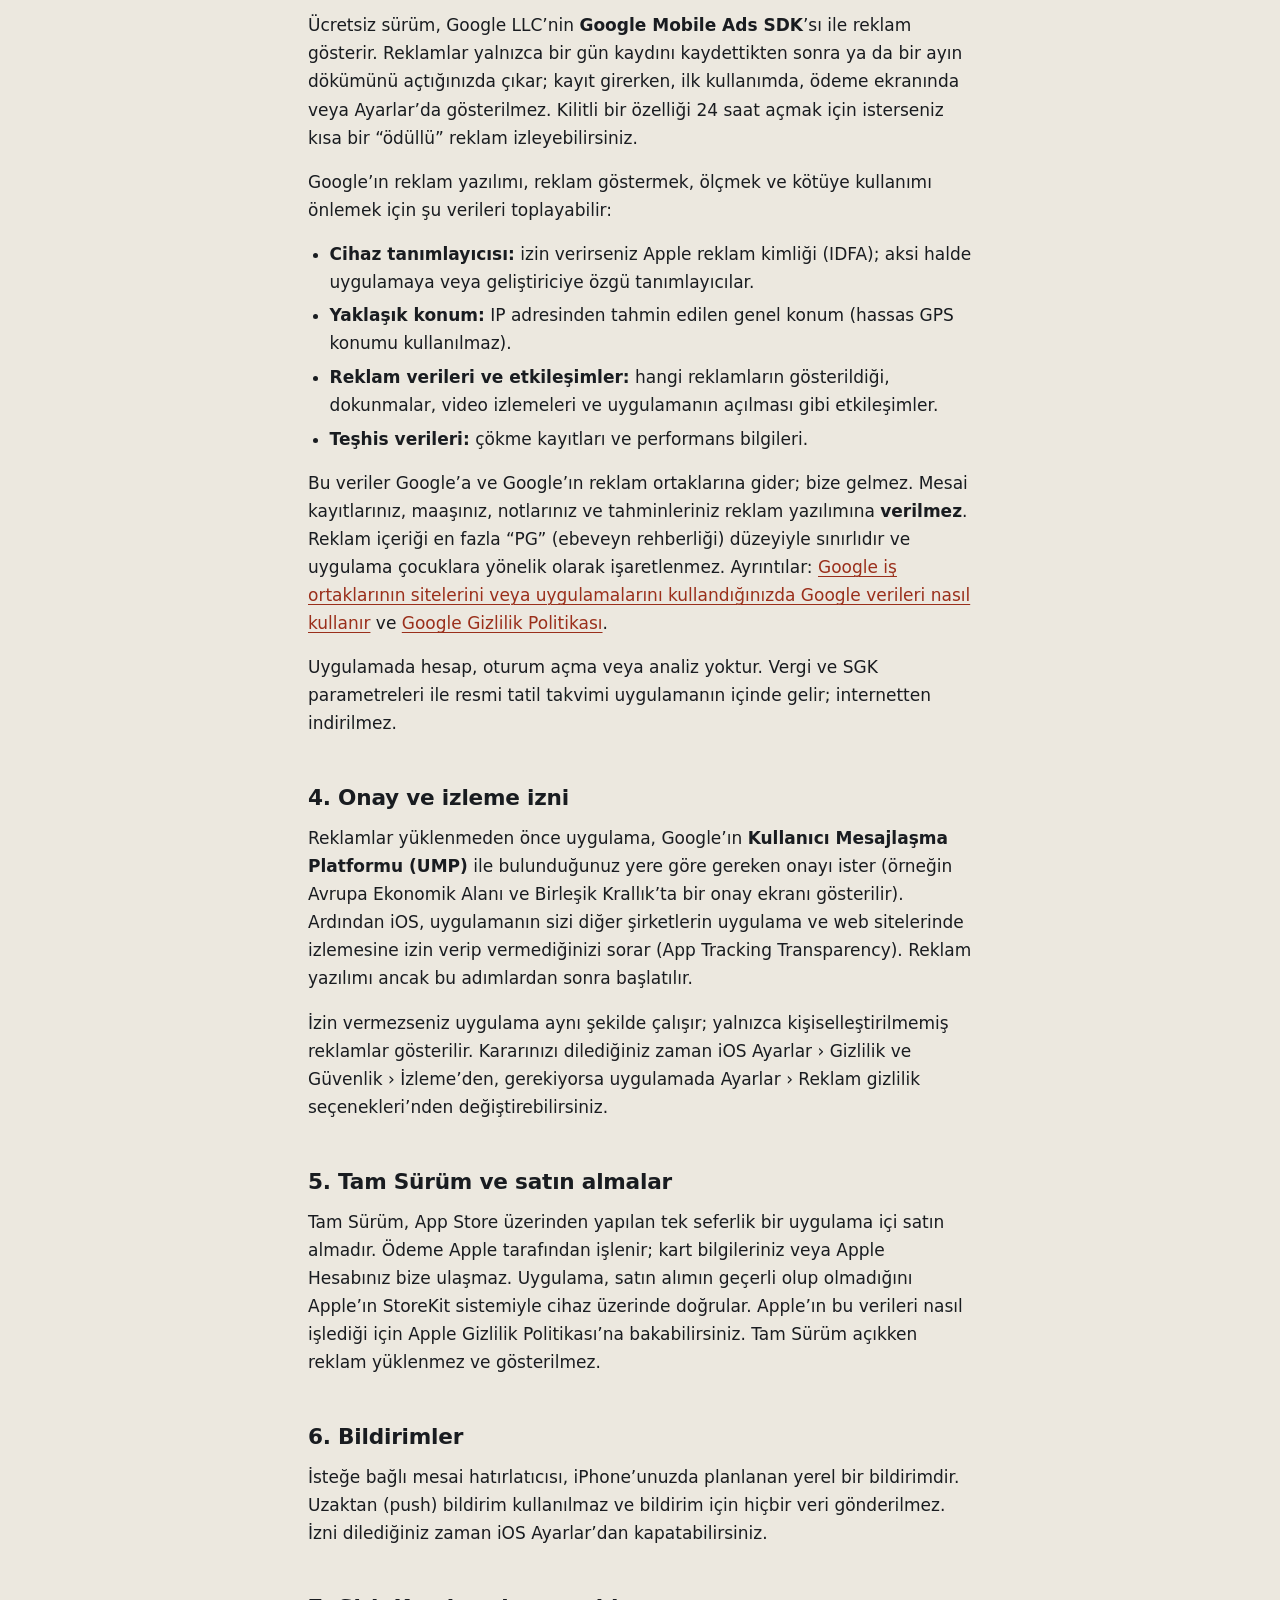
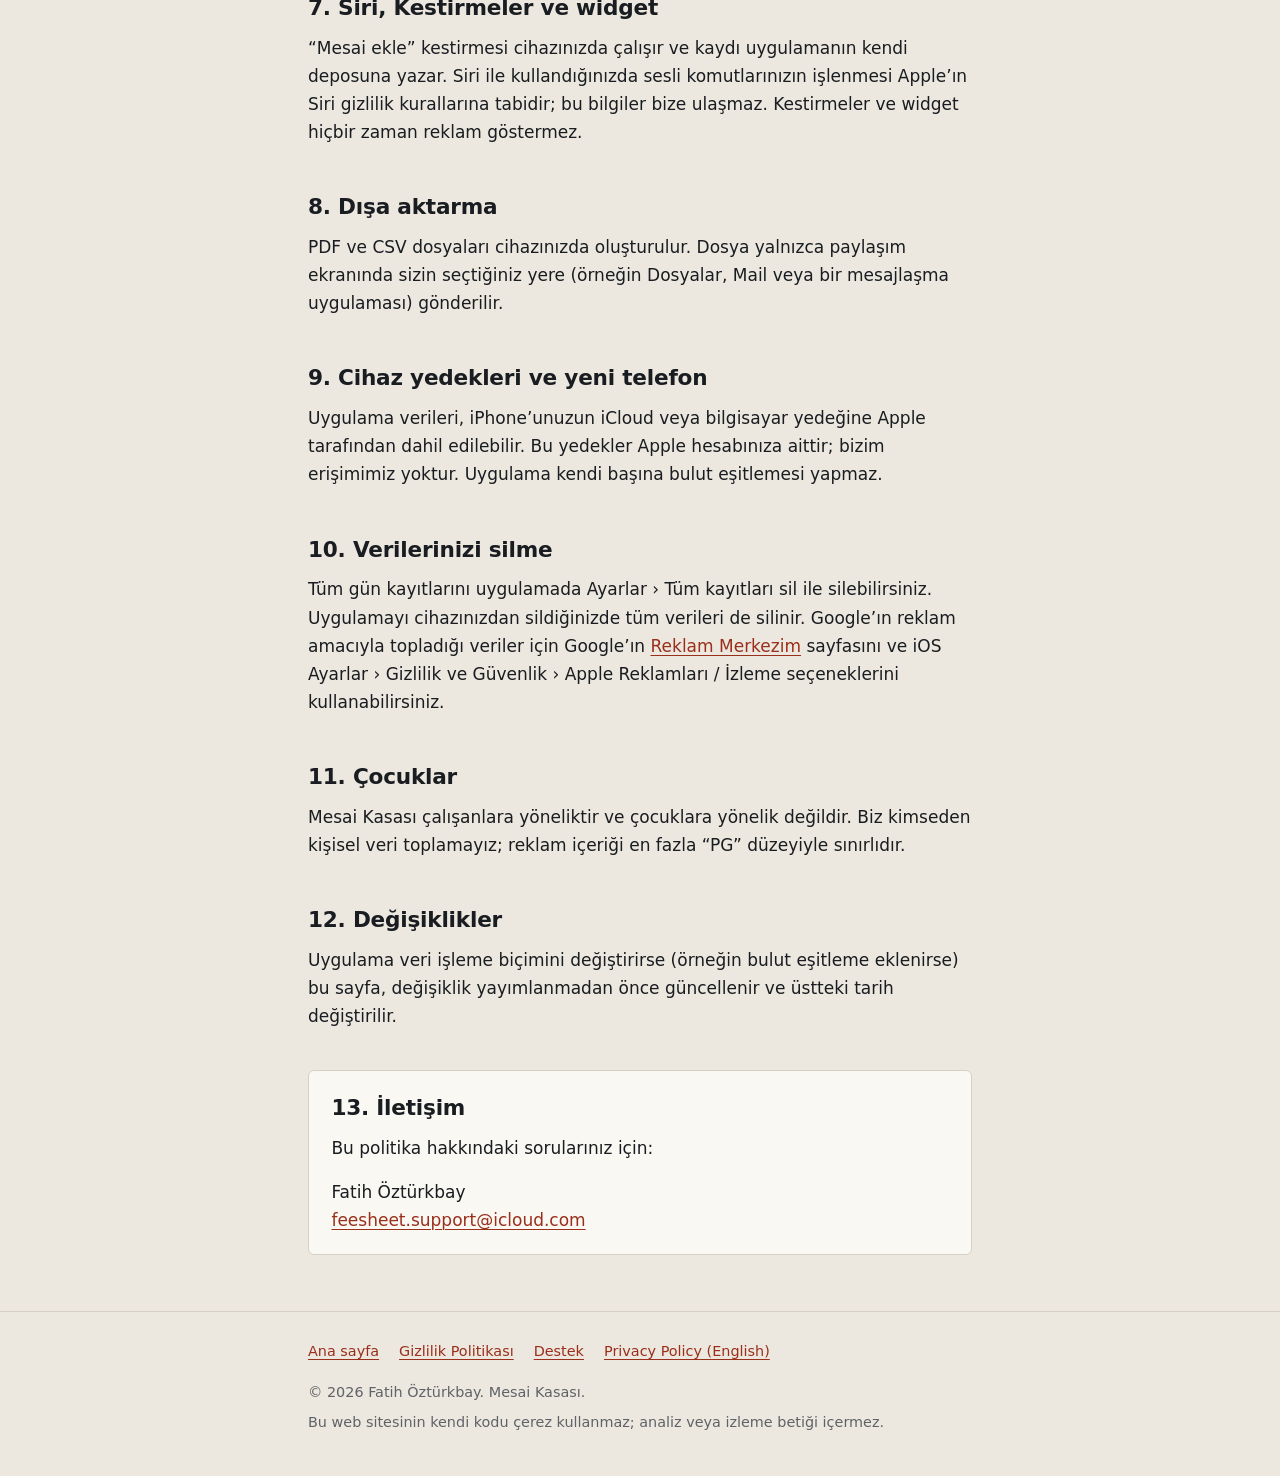
<file: gizlilik/index.html>
<!doctype html>
<html lang="tr">
<head>
  <meta charset="utf-8">
  <meta name="viewport" content="width=device-width, initial-scale=1">
  <title>Gizlilik Politikası — Mesai Kasası</title>
  <meta name="description" content="Mesai Kasası Gizlilik Politikası: kayıtlarınız yalnızca cihazınızda saklanır; ücretsiz sürümdeki reklamlar Google AdMob ile gösterilir.">
  <link rel="canonical" href="https://ozturkbay.github.io/mesaikasasi-support/gizlilik/">
  <link rel="alternate" hreflang="tr" href="https://ozturkbay.github.io/mesaikasasi-support/gizlilik/">
  <link rel="alternate" hreflang="en" href="https://ozturkbay.github.io/mesaikasasi-support/en/privacy/">
  <link rel="alternate" hreflang="x-default" href="https://ozturkbay.github.io/mesaikasasi-support/gizlilik/">
  <meta name="theme-color" content="#ECE8DF" media="(prefers-color-scheme: light)">
  <meta name="theme-color" content="#111315" media="(prefers-color-scheme: dark)">
  <link rel="icon" type="image/png" sizes="64x64" href="../assets/images/favicon.png">
  <link rel="apple-touch-icon" href="../assets/images/apple-touch-icon.png">
  <link rel="stylesheet" href="../assets/css/styles.css">
</head>
<body>
  <a class="skip-link" href="#main">İçeriğe geç</a>

  <header class="site-header">
    <div class="container">
      <a class="brand" href="../">
        <img src="../assets/images/icon.png" alt="" width="32" height="32">
        <span>Mesai Kasası</span>
      </a>
      <a class="lang-switch" href="../en/privacy/" hreflang="en" lang="en">English</a>
    </div>
  </header>

  <main id="main">
    <div class="container">
      <h1>Gizlilik Politikası</h1>
      <p class="meta">Son güncelleme: 22 Ekim 2026</p>

      <p>Bu Gizlilik Politikası, iPhone için Mesai Kasası: Fazla Mesai uygulamasının (“Mesai Kasası” veya “uygulama”) bilgileri nasıl ele aldığını açıklar. Uygulama, bireysel geliştirici Fatih Öztürkbay tarafından geliştirilmekte ve yayımlanmaktadır; bu politikada “biz” ifadesi geliştiriciyi ifade eder.</p>

      <section class="card summary" aria-labelledby="summary">
        <h2 id="summary">Kısaca</h2>
        <ul>
          <li>Uygulamaya girdiğiniz hiçbir bilgi bize ulaşmaz. Mesai kayıtlarınız, maaş bilginiz ve ayarlarınız <strong>yalnızca cihazınızda saklanır</strong> ve reklam sağlayıcıyla <strong>paylaşılmaz</strong>.</li>
          <li><strong>Hesap</strong>, <strong>analiz</strong> veya verilerinizi alan bir <strong>sunucu</strong> yoktur.</li>
          <li>Ücretsiz sürüm, bir işi bitirdiğinizde ya da başlattığınızda arada bir <strong>Google AdMob</strong> reklamı gösterir. Bunun için Google’ın reklam yazılımı cihaz tanımlayıcısı, yaklaşık konum (IP adresinden) ve reklam etkileşimleri gibi verileri toplar (aşağıda 3. bölüm).</li>
          <li>Kişiselleştirilmiş reklam için önce Google’ın onay ekranıyla (AB/Birleşik Krallık), sonra Apple’ın “izleme” izniyle <strong>izniniz istenir</strong>. İzin vermezseniz yalnızca kişiselleştirilmemiş reklamlar gösterilir.</li>
          <li><strong>Tam Sürüm</strong> (tek seferlik satın alma) tüm reklamları kaldırır; Tam Sürüm’de reklam yazılımı reklam yüklemez. Satın alma Apple tarafından gerçekleştirilir; ödeme bilgileriniz bize ulaşmaz.</li>
        </ul>
      </section>

      <section aria-labelledby="information">
        <h2 id="information">1. Bizim topladığımız bilgiler</h2>
        <p>Hiçbiri. Biz (geliştirici) adınızı, e-posta adresinizi, konumunuzu, cihaz tanımlayıcılarınızı, kullanım istatistiklerini veya çökme raporlarını toplamayız; bunlar bize gönderilmez. Ücretsiz sürümdeki reklamlar için Google’ın topladığı veriler 3. bölümde açıklanır.</p>
      </section>

      <section aria-labelledby="local-data">
        <h2 id="local-data">2. Cihazınızda saklanan veriler</h2>
        <p>Uygulamanın çalışması için aşağıdaki bilgiler yalnızca iPhone’unuzda saklanır:</p>
        <ul>
          <li>Gün kayıtları: tarih, tür (fazla mesai, hafta tatili çalışması, resmi tatil çalışması, yıllık izin, rapor), saat ve isteğe bağlı not.</li>
          <li>Maaş ayarlarınız: brüt veya net aylık maaş, aylık çalışma saati, çarpanlar ve hafta tatili gününüz.</li>
          <li>Hatırlatıcı ve dil ayarlarınız ve Tam Sürüm’ün açık olup olmadığı bilgisi.</li>
          <li>Ana ekran widget’ının gösterdiği bu ayın özeti (saat ve tahmini tutar). Bu özet, uygulamanın kendi widget’ıyla paylaşılan bir uygulama grubu alanında tutulur.</li>
        </ul>
        <p>Maaş bilginiz hassas bir bilgi olabilir; bu nedenle hiçbir sunucuya gönderilmez ve yalnızca tahmin hesaplamak için cihazınızda kullanılır.</p>
      </section>

      <section aria-labelledby="no-network">
        <h2 id="no-network">3. Reklamlar (Google AdMob)</h2>
        <p>Ücretsiz sürüm, Google LLC’nin <strong>Google Mobile Ads SDK</strong>’sı ile reklam gösterir. Reklamlar yalnızca bir gün kaydını kaydettikten sonra ya da bir ayın dökümünü açtığınızda çıkar; kayıt girerken, ilk kullanımda, ödeme ekranında veya Ayarlar’da gösterilmez. Kilitli bir özelliği 24 saat açmak için isterseniz kısa bir “ödüllü” reklam izleyebilirsiniz.</p>
        <p>Google’ın reklam yazılımı, reklam göstermek, ölçmek ve kötüye kullanımı önlemek için şu verileri toplayabilir:</p>
        <ul>
          <li><strong>Cihaz tanımlayıcısı:</strong> izin verirseniz Apple reklam kimliği (IDFA); aksi halde uygulamaya veya geliştiriciye özgü tanımlayıcılar.</li>
          <li><strong>Yaklaşık konum:</strong> IP adresinden tahmin edilen genel konum (hassas GPS konumu kullanılmaz).</li>
          <li><strong>Reklam verileri ve etkileşimler:</strong> hangi reklamların gösterildiği, dokunmalar, video izlemeleri ve uygulamanın açılması gibi etkileşimler.</li>
          <li><strong>Teşhis verileri:</strong> çökme kayıtları ve performans bilgileri.</li>
        </ul>
        <p>Bu veriler Google’a ve Google’ın reklam ortaklarına gider; bize gelmez. Mesai kayıtlarınız, maaşınız, notlarınız ve tahminleriniz reklam yazılımına <strong>verilmez</strong>. Reklam içeriği en fazla “PG” (ebeveyn rehberliği) düzeyiyle sınırlıdır ve uygulama çocuklara yönelik olarak işaretlenmez. Ayrıntılar: <a href="https://policies.google.com/technologies/partner-sites?hl=tr">Google iş ortaklarının sitelerini veya uygulamalarını kullandığınızda Google verileri nasıl kullanır</a> ve <a href="https://policies.google.com/privacy?hl=tr">Google Gizlilik Politikası</a>.</p>
        <p>Uygulamada hesap, oturum açma veya analiz yoktur. Vergi ve SGK parametreleri ile resmi tatil takvimi uygulamanın içinde gelir; internetten indirilmez.</p>
      </section>

      <section aria-labelledby="consent">
        <h2 id="consent">4. Onay ve izleme izni</h2>
        <p>Reklamlar yüklenmeden önce uygulama, Google’ın <strong>Kullanıcı Mesajlaşma Platformu (UMP)</strong> ile bulunduğunuz yere göre gereken onayı ister (örneğin Avrupa Ekonomik Alanı ve Birleşik Krallık’ta bir onay ekranı gösterilir). Ardından iOS, uygulamanın sizi diğer şirketlerin uygulama ve web sitelerinde izlemesine izin verip vermediğinizi sorar (App Tracking Transparency). Reklam yazılımı ancak bu adımlardan sonra başlatılır.</p>
        <p>İzin vermezseniz uygulama aynı şekilde çalışır; yalnızca kişiselleştirilmemiş reklamlar gösterilir. Kararınızı dilediğiniz zaman iOS Ayarlar › Gizlilik ve Güvenlik › İzleme’den, gerekiyorsa uygulamada Ayarlar › Reklam gizlilik seçenekleri’nden değiştirebilirsiniz.</p>
      </section>

      <section aria-labelledby="purchase">
        <h2 id="purchase">5. Tam Sürüm ve satın almalar</h2>
        <p>Tam Sürüm, App Store üzerinden yapılan tek seferlik bir uygulama içi satın almadır. Ödeme Apple tarafından işlenir; kart bilgileriniz veya Apple Hesabınız bize ulaşmaz. Uygulama, satın alımın geçerli olup olmadığını Apple’ın StoreKit sistemiyle cihaz üzerinde doğrular. Apple’ın bu verileri nasıl işlediği için Apple Gizlilik Politikası’na bakabilirsiniz. Tam Sürüm açıkken reklam yüklenmez ve gösterilmez.</p>
      </section>

      <section aria-labelledby="notifications">
        <h2 id="notifications">6. Bildirimler</h2>
        <p>İsteğe bağlı mesai hatırlatıcısı, iPhone’unuzda planlanan yerel bir bildirimdir. Uzaktan (push) bildirim kullanılmaz ve bildirim için hiçbir veri gönderilmez. İzni dilediğiniz zaman iOS Ayarlar’dan kapatabilirsiniz.</p>
      </section>

      <section aria-labelledby="siri">
        <h2 id="siri">7. Siri, Kestirmeler ve widget</h2>
        <p>“Mesai ekle” kestirmesi cihazınızda çalışır ve kaydı uygulamanın kendi deposuna yazar. Siri ile kullandığınızda sesli komutlarınızın işlenmesi Apple’ın Siri gizlilik kurallarına tabidir; bu bilgiler bize ulaşmaz. Kestirmeler ve widget hiçbir zaman reklam göstermez.</p>
      </section>

      <section aria-labelledby="export">
        <h2 id="export">8. Dışa aktarma</h2>
        <p>PDF ve CSV dosyaları cihazınızda oluşturulur. Dosya yalnızca paylaşım ekranında sizin seçtiğiniz yere (örneğin Dosyalar, Mail veya bir mesajlaşma uygulaması) gönderilir.</p>
      </section>

      <section aria-labelledby="backups">
        <h2 id="backups">9. Cihaz yedekleri ve yeni telefon</h2>
        <p>Uygulama verileri, iPhone’unuzun iCloud veya bilgisayar yedeğine Apple tarafından dahil edilebilir. Bu yedekler Apple hesabınıza aittir; bizim erişimimiz yoktur. Uygulama kendi başına bulut eşitlemesi yapmaz.</p>
      </section>

      <section aria-labelledby="delete">
        <h2 id="delete">10. Verilerinizi silme</h2>
        <p>Tüm gün kayıtlarını uygulamada Ayarlar › Tüm kayıtları sil ile silebilirsiniz. Uygulamayı cihazınızdan sildiğinizde tüm verileri de silinir. Google’ın reklam amacıyla topladığı veriler için Google’ın <a href="https://myadcenter.google.com/">Reklam Merkezim</a> sayfasını ve iOS Ayarlar › Gizlilik ve Güvenlik › Apple Reklamları / İzleme seçeneklerini kullanabilirsiniz.</p>
      </section>

      <section aria-labelledby="children">
        <h2 id="children">11. Çocuklar</h2>
        <p>Mesai Kasası çalışanlara yöneliktir ve çocuklara yönelik değildir. Biz kimseden kişisel veri toplamayız; reklam içeriği en fazla “PG” düzeyiyle sınırlıdır.</p>
      </section>

      <section aria-labelledby="changes">
        <h2 id="changes">12. Değişiklikler</h2>
        <p>Uygulama veri işleme biçimini değiştirirse (örneğin bulut eşitleme eklenirse) bu sayfa, değişiklik yayımlanmadan önce güncellenir ve üstteki tarih değiştirilir.</p>
      </section>

      <section class="card contact" aria-labelledby="contact">
        <h2 id="contact">13. İletişim</h2>
        <p>Bu politika hakkındaki sorularınız için:</p>
        <p>Fatih Öztürkbay<br>
          <a href="mailto:feesheet.support@icloud.com">feesheet.support@icloud.com</a></p>
      </section>
    </div>
  </main>

  <footer class="site-footer">
    <div class="container">
      <nav aria-label="Alt bilgi">
        <ul>
          <li><a href="../">Ana sayfa</a></li>
          <li><a href="../gizlilik/">Gizlilik Politikası</a></li>
          <li><a href="../destek/">Destek</a></li>
          <li><a href="../en/privacy/" hreflang="en" lang="en">Privacy Policy (English)</a></li>
        </ul>
      </nav>
      <p>&copy; 2026 Fatih Öztürkbay. Mesai Kasası.</p>
      <p>Bu web sitesinin kendi kodu çerez kullanmaz; analiz veya izleme betiği içermez.</p>
    </div>
  </footer>
</body>
</html>
</file>
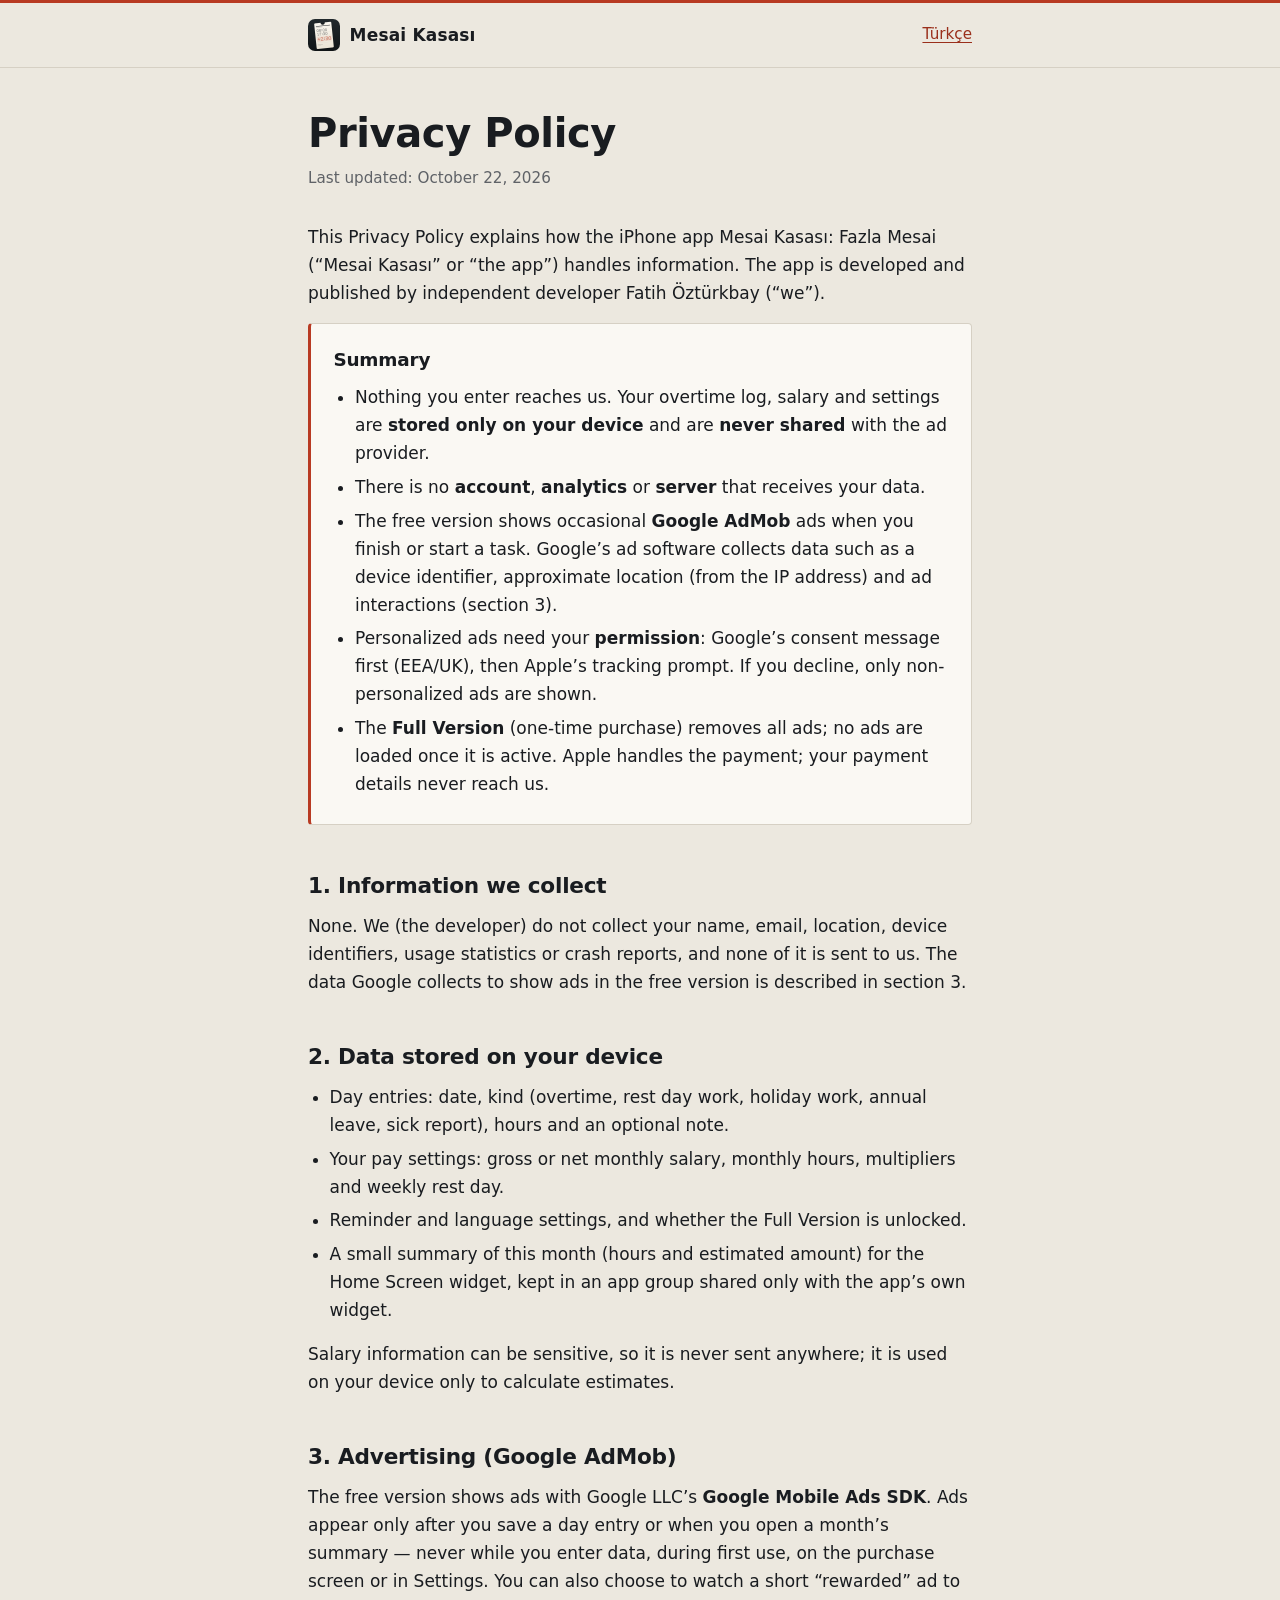
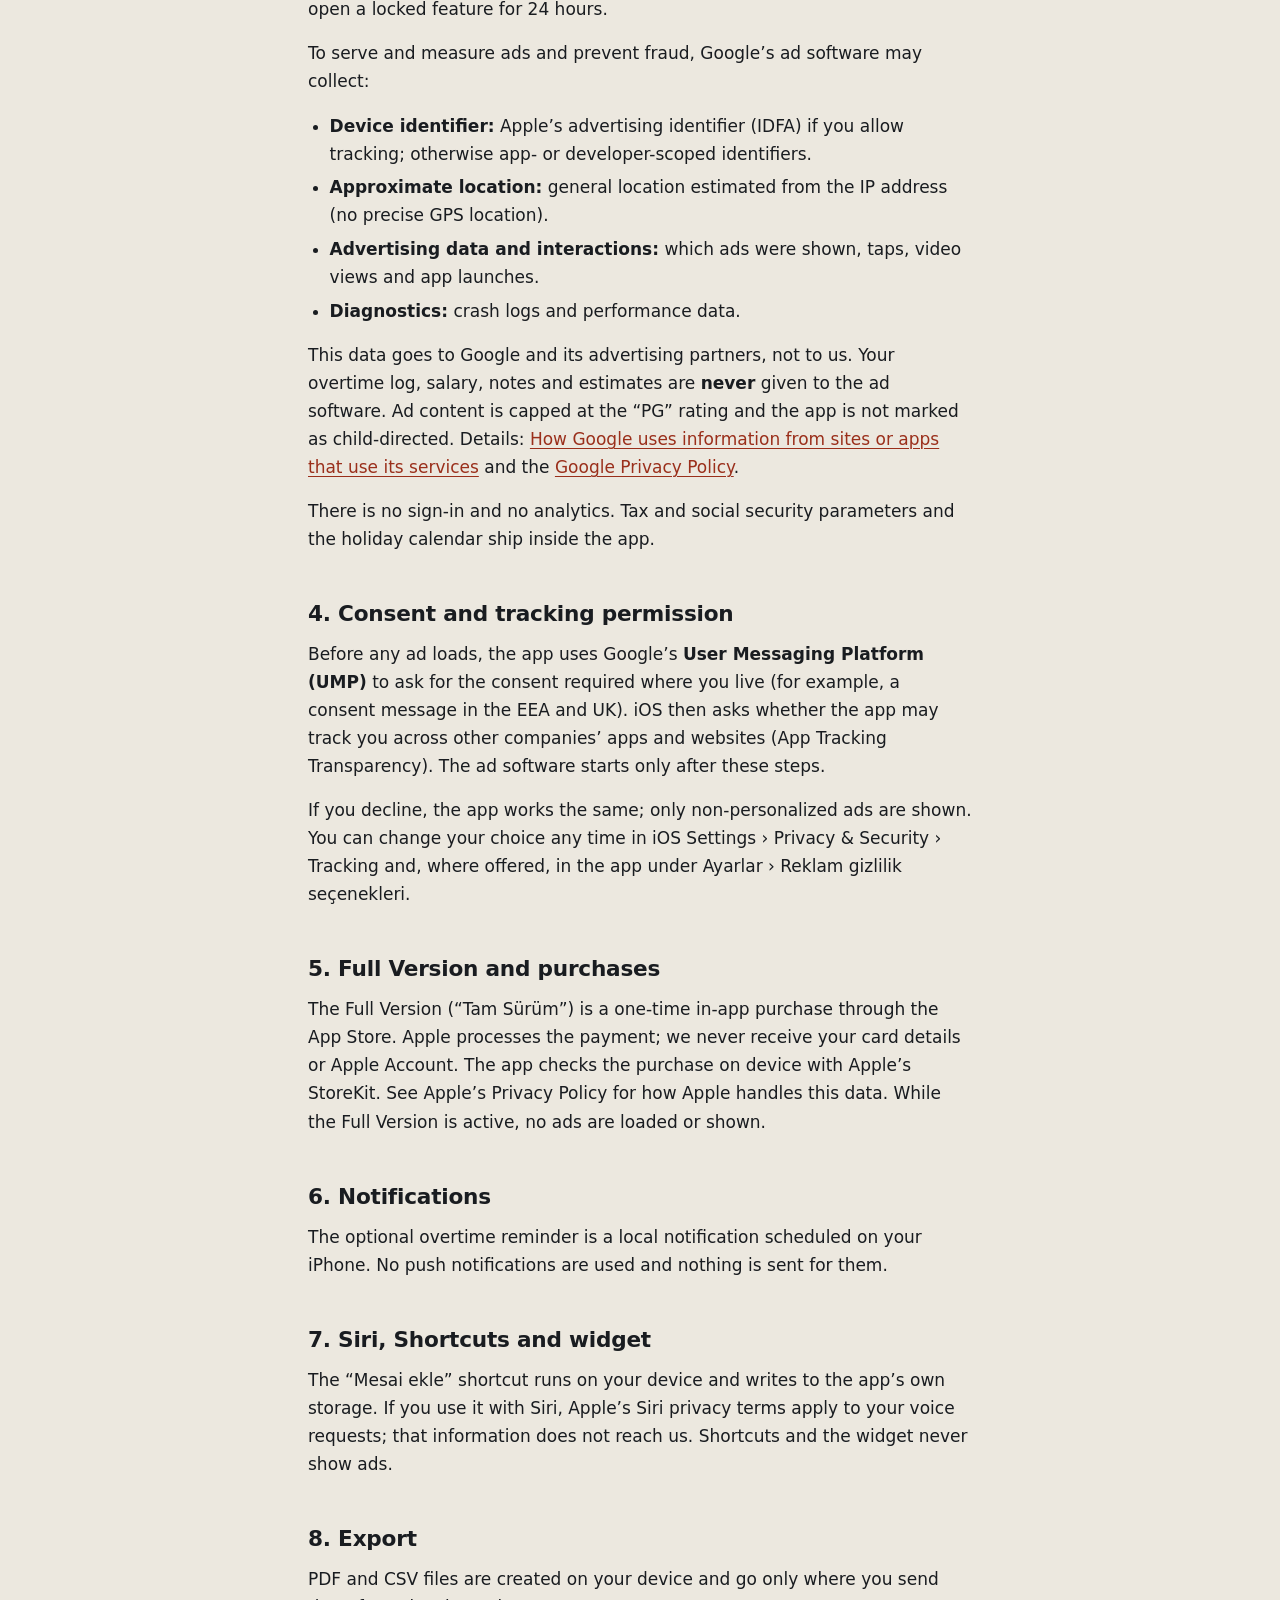
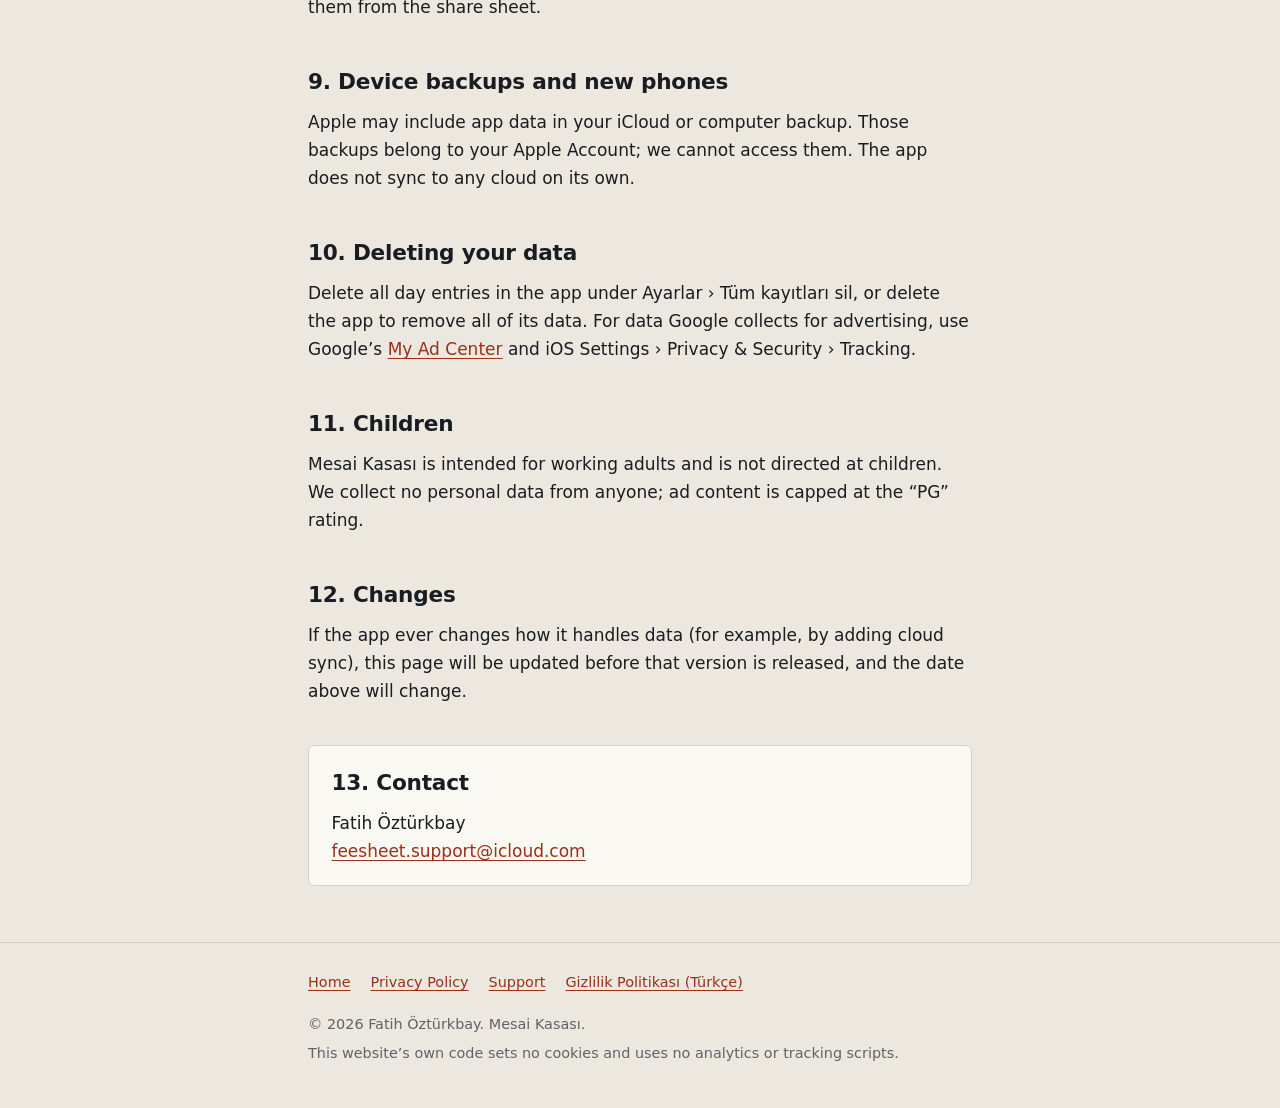
<file: en/privacy/index.html>
<!doctype html>
<html lang="en">
<head>
  <meta charset="utf-8">
  <meta name="viewport" content="width=device-width, initial-scale=1">
  <title>Privacy Policy — Mesai Kasası</title>
  <meta name="description" content="Mesai Kasası Privacy Policy: the app collects no data; your log stays on your device.">
  <link rel="canonical" href="https://ozturkbay.github.io/mesaikasasi-support/en/privacy/">
  <link rel="alternate" hreflang="tr" href="https://ozturkbay.github.io/mesaikasasi-support/gizlilik/">
  <link rel="alternate" hreflang="en" href="https://ozturkbay.github.io/mesaikasasi-support/en/privacy/">
  <link rel="alternate" hreflang="x-default" href="https://ozturkbay.github.io/mesaikasasi-support/gizlilik/">
  <meta name="theme-color" content="#ECE8DF" media="(prefers-color-scheme: light)">
  <meta name="theme-color" content="#111315" media="(prefers-color-scheme: dark)">
  <link rel="icon" type="image/png" sizes="64x64" href="../../assets/images/favicon.png">
  <link rel="apple-touch-icon" href="../../assets/images/apple-touch-icon.png">
  <link rel="stylesheet" href="../../assets/css/styles.css">
</head>
<body>
  <a class="skip-link" href="#main">Skip to content</a>

  <header class="site-header">
    <div class="container">
      <a class="brand" href="../../en/">
        <img src="../../assets/images/icon.png" alt="" width="32" height="32">
        <span>Mesai Kasası</span>
      </a>
      <a class="lang-switch" href="../../gizlilik/" hreflang="tr" lang="tr">Türkçe</a>
    </div>
  </header>

  <main id="main">
    <div class="container">
      <h1>Privacy Policy</h1>
      <p class="meta">Last updated: October 22, 2026</p>

      <p>This Privacy Policy explains how the iPhone app Mesai Kasası: Fazla Mesai (“Mesai Kasası” or “the app”) handles information. The app is developed and published by independent developer Fatih Öztürkbay (“we”).</p>

      <section class="card summary" aria-labelledby="summary">
        <h2 id="summary">Summary</h2>
        <ul>
          <li>Nothing you enter reaches us. Your overtime log, salary and settings are <strong>stored only on your device</strong> and are <strong>never shared</strong> with the ad provider.</li>
          <li>There is no <strong>account</strong>, <strong>analytics</strong> or <strong>server</strong> that receives your data.</li>
          <li>The free version shows occasional <strong>Google AdMob</strong> ads when you finish or start a task. Google’s ad software collects data such as a device identifier, approximate location (from the IP address) and ad interactions (section 3).</li>
          <li>Personalized ads need your <strong>permission</strong>: Google’s consent message first (EEA/UK), then Apple’s tracking prompt. If you decline, only non-personalized ads are shown.</li>
          <li>The <strong>Full Version</strong> (one-time purchase) removes all ads; no ads are loaded once it is active. Apple handles the payment; your payment details never reach us.</li>
        </ul>
      </section>

      <section aria-labelledby="information">
        <h2 id="information">1. Information we collect</h2>
        <p>None. We (the developer) do not collect your name, email, location, device identifiers, usage statistics or crash reports, and none of it is sent to us. The data Google collects to show ads in the free version is described in section 3.</p>
      </section>

      <section aria-labelledby="local-data">
        <h2 id="local-data">2. Data stored on your device</h2>
        <ul>
          <li>Day entries: date, kind (overtime, rest day work, holiday work, annual leave, sick report), hours and an optional note.</li>
          <li>Your pay settings: gross or net monthly salary, monthly hours, multipliers and weekly rest day.</li>
          <li>Reminder and language settings, and whether the Full Version is unlocked.</li>
          <li>A small summary of this month (hours and estimated amount) for the Home Screen widget, kept in an app group shared only with the app’s own widget.</li>
        </ul>
        <p>Salary information can be sensitive, so it is never sent anywhere; it is used on your device only to calculate estimates.</p>
      </section>

      <section aria-labelledby="no-network">
        <h2 id="no-network">3. Advertising (Google AdMob)</h2>
        <p>The free version shows ads with Google LLC’s <strong>Google Mobile Ads SDK</strong>. Ads appear only after you save a day entry or when you open a month’s summary — never while you enter data, during first use, on the purchase screen or in Settings. You can also choose to watch a short “rewarded” ad to open a locked feature for 24 hours.</p>
        <p>To serve and measure ads and prevent fraud, Google’s ad software may collect:</p>
        <ul>
          <li><strong>Device identifier:</strong> Apple’s advertising identifier (IDFA) if you allow tracking; otherwise app- or developer-scoped identifiers.</li>
          <li><strong>Approximate location:</strong> general location estimated from the IP address (no precise GPS location).</li>
          <li><strong>Advertising data and interactions:</strong> which ads were shown, taps, video views and app launches.</li>
          <li><strong>Diagnostics:</strong> crash logs and performance data.</li>
        </ul>
        <p>This data goes to Google and its advertising partners, not to us. Your overtime log, salary, notes and estimates are <strong>never</strong> given to the ad software. Ad content is capped at the “PG” rating and the app is not marked as child-directed. Details: <a href="https://policies.google.com/technologies/partner-sites">How Google uses information from sites or apps that use its services</a> and the <a href="https://policies.google.com/privacy">Google Privacy Policy</a>.</p>
        <p>There is no sign-in and no analytics. Tax and social security parameters and the holiday calendar ship inside the app.</p>
      </section>

      <section aria-labelledby="consent">
        <h2 id="consent">4. Consent and tracking permission</h2>
        <p>Before any ad loads, the app uses Google’s <strong>User Messaging Platform (UMP)</strong> to ask for the consent required where you live (for example, a consent message in the EEA and UK). iOS then asks whether the app may track you across other companies’ apps and websites (App Tracking Transparency). The ad software starts only after these steps.</p>
        <p>If you decline, the app works the same; only non-personalized ads are shown. You can change your choice any time in iOS Settings › Privacy &amp; Security › Tracking and, where offered, in the app under Ayarlar › Reklam gizlilik seçenekleri.</p>
      </section>

      <section aria-labelledby="purchase">
        <h2 id="purchase">5. Full Version and purchases</h2>
        <p>The Full Version (“Tam Sürüm”) is a one-time in-app purchase through the App Store. Apple processes the payment; we never receive your card details or Apple Account. The app checks the purchase on device with Apple’s StoreKit. See Apple’s Privacy Policy for how Apple handles this data. While the Full Version is active, no ads are loaded or shown.</p>
      </section>

      <section aria-labelledby="notifications">
        <h2 id="notifications">6. Notifications</h2>
        <p>The optional overtime reminder is a local notification scheduled on your iPhone. No push notifications are used and nothing is sent for them.</p>
      </section>

      <section aria-labelledby="siri">
        <h2 id="siri">7. Siri, Shortcuts and widget</h2>
        <p>The “Mesai ekle” shortcut runs on your device and writes to the app’s own storage. If you use it with Siri, Apple’s Siri privacy terms apply to your voice requests; that information does not reach us. Shortcuts and the widget never show ads.</p>
      </section>

      <section aria-labelledby="export">
        <h2 id="export">8. Export</h2>
        <p>PDF and CSV files are created on your device and go only where you send them from the share sheet.</p>
      </section>

      <section aria-labelledby="backups">
        <h2 id="backups">9. Device backups and new phones</h2>
        <p>Apple may include app data in your iCloud or computer backup. Those backups belong to your Apple Account; we cannot access them. The app does not sync to any cloud on its own.</p>
      </section>

      <section aria-labelledby="delete">
        <h2 id="delete">10. Deleting your data</h2>
        <p>Delete all day entries in the app under Ayarlar › Tüm kayıtları sil, or delete the app to remove all of its data. For data Google collects for advertising, use Google’s <a href="https://myadcenter.google.com/">My Ad Center</a> and iOS Settings › Privacy &amp; Security › Tracking.</p>
      </section>

      <section aria-labelledby="children">
        <h2 id="children">11. Children</h2>
        <p>Mesai Kasası is intended for working adults and is not directed at children. We collect no personal data from anyone; ad content is capped at the “PG” rating.</p>
      </section>

      <section aria-labelledby="changes">
        <h2 id="changes">12. Changes</h2>
        <p>If the app ever changes how it handles data (for example, by adding cloud sync), this page will be updated before that version is released, and the date above will change.</p>
      </section>

      <section class="card contact" aria-labelledby="contact">
        <h2 id="contact">13. Contact</h2>
        <p>Fatih Öztürkbay<br>
          <a href="mailto:feesheet.support@icloud.com">feesheet.support@icloud.com</a></p>
      </section>
    </div>
  </main>

  <footer class="site-footer">
    <div class="container">
      <nav aria-label="Footer">
        <ul>
          <li><a href="../../en/">Home</a></li>
          <li><a href="../../en/privacy/">Privacy Policy</a></li>
          <li><a href="../../en/support/">Support</a></li>
          <li><a href="../../gizlilik/" hreflang="tr" lang="tr">Gizlilik Politikası (Türkçe)</a></li>
        </ul>
      </nav>
      <p>&copy; 2026 Fatih Öztürkbay. Mesai Kasası.</p>
      <p>This website’s own code sets no cookies and uses no analytics or tracking scripts.</p>
    </div>
  </footer>
</body>
</html>
</file>
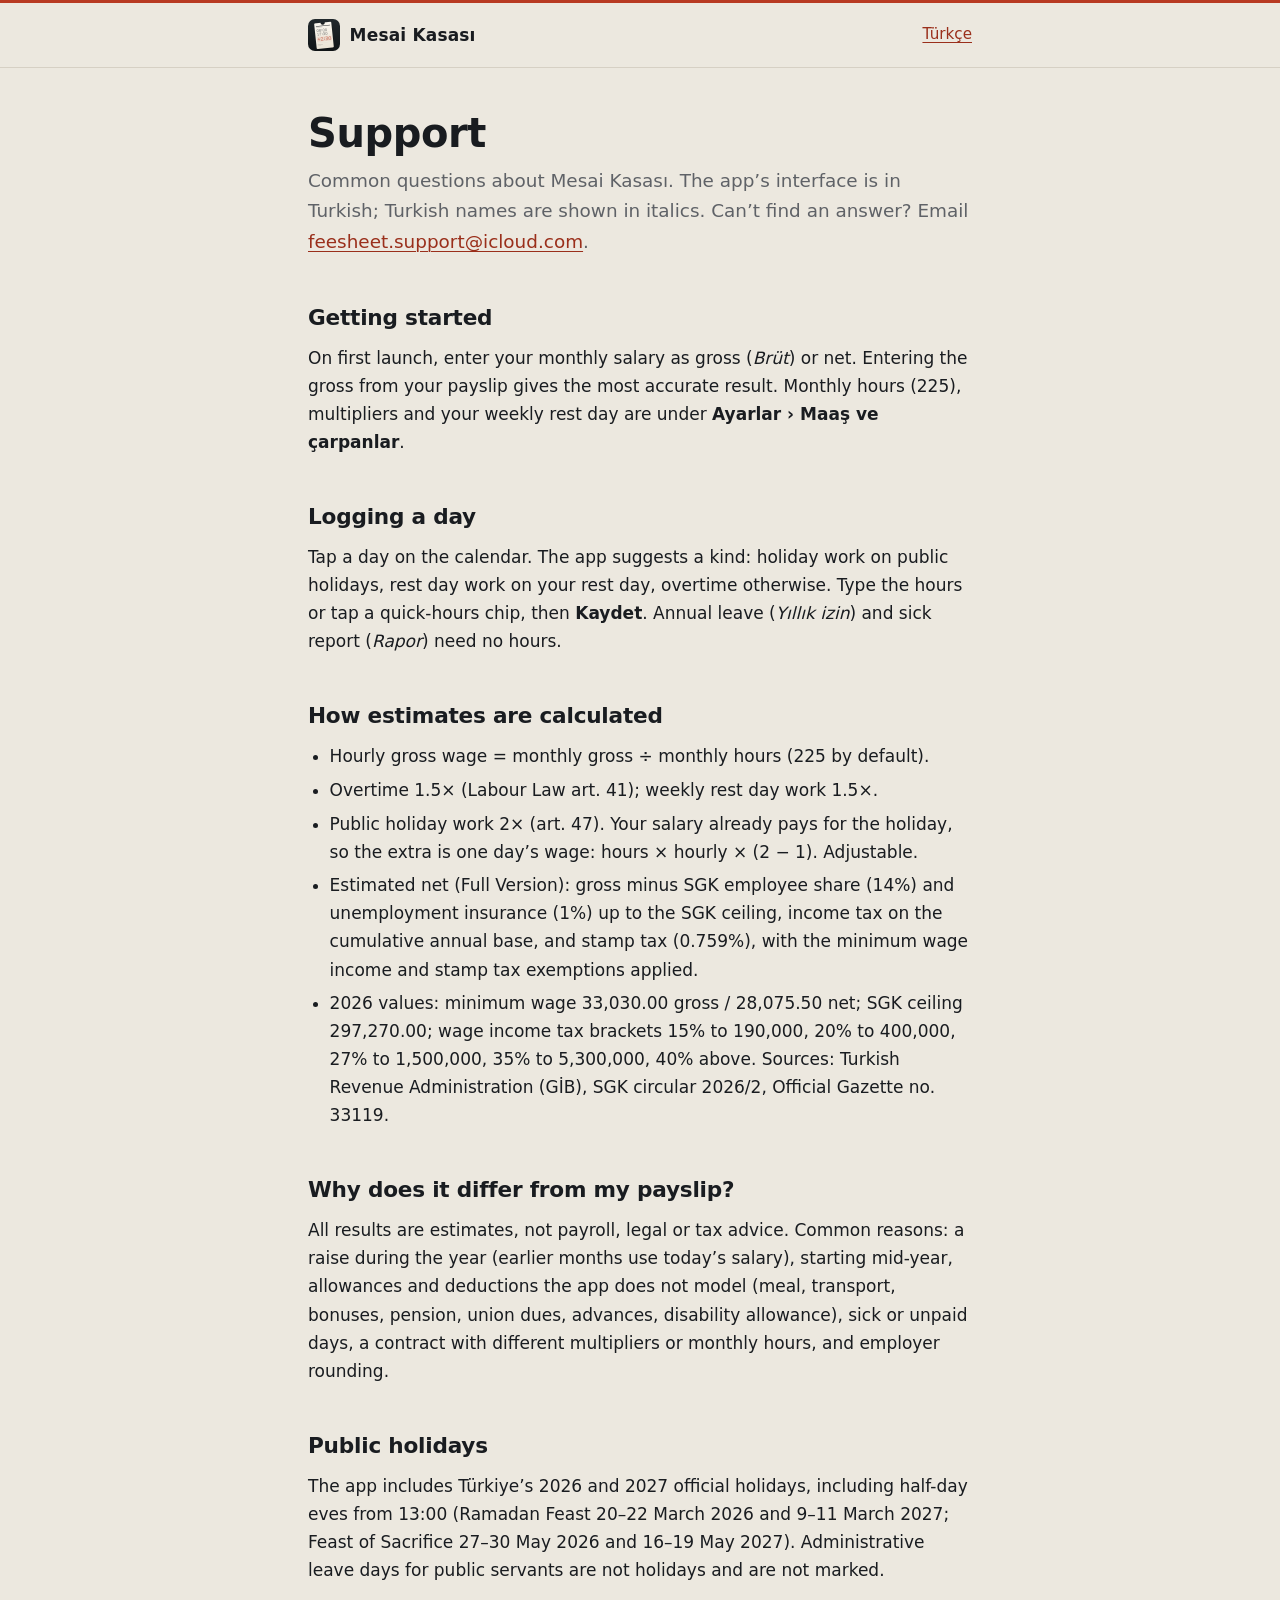
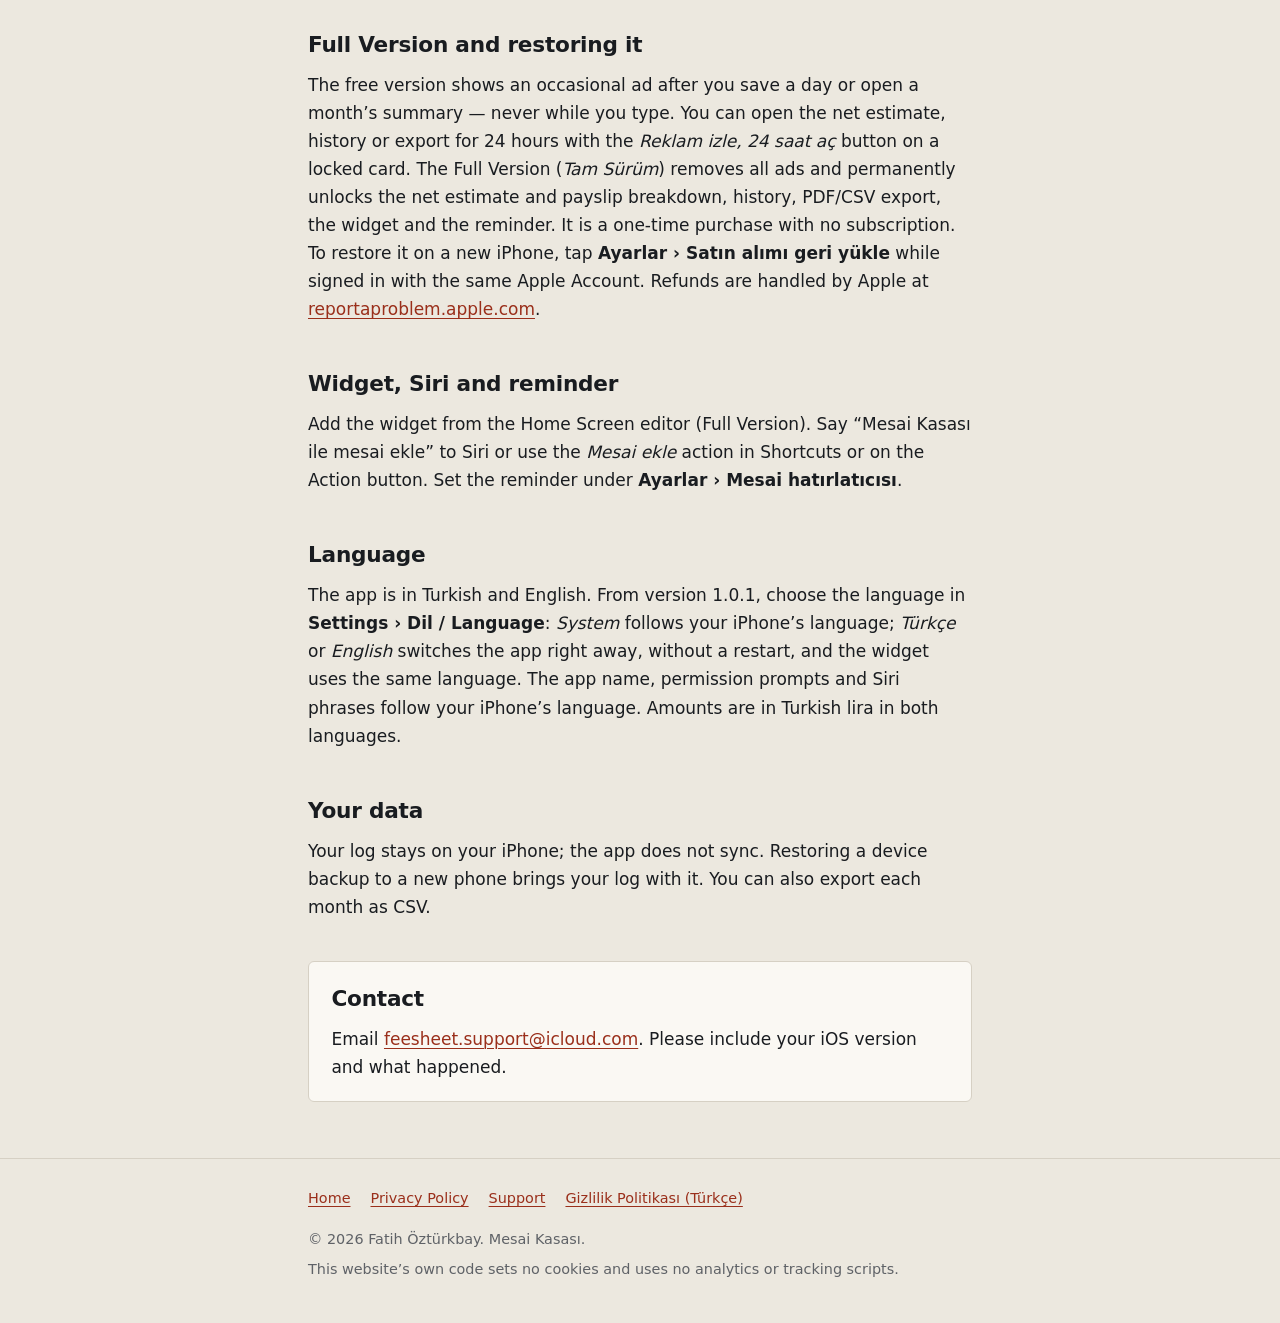
<file: en/support/index.html>
<!doctype html>
<html lang="en">
<head>
  <meta charset="utf-8">
  <meta name="viewport" content="width=device-width, initial-scale=1">
  <title>Support — Mesai Kasası</title>
  <meta name="description" content="Mesai Kasası help: logging overtime, how estimates are calculated, Turkish public holidays, the Full Version and restoring it.">
  <link rel="canonical" href="https://ozturkbay.github.io/mesaikasasi-support/en/support/">
  <link rel="alternate" hreflang="tr" href="https://ozturkbay.github.io/mesaikasasi-support/destek/">
  <link rel="alternate" hreflang="en" href="https://ozturkbay.github.io/mesaikasasi-support/en/support/">
  <link rel="alternate" hreflang="x-default" href="https://ozturkbay.github.io/mesaikasasi-support/destek/">
  <meta name="theme-color" content="#ECE8DF" media="(prefers-color-scheme: light)">
  <meta name="theme-color" content="#111315" media="(prefers-color-scheme: dark)">
  <link rel="icon" type="image/png" sizes="64x64" href="../../assets/images/favicon.png">
  <link rel="apple-touch-icon" href="../../assets/images/apple-touch-icon.png">
  <link rel="stylesheet" href="../../assets/css/styles.css">
</head>
<body>
  <a class="skip-link" href="#main">Skip to content</a>

  <header class="site-header">
    <div class="container">
      <a class="brand" href="../../en/">
        <img src="../../assets/images/icon.png" alt="" width="32" height="32">
        <span>Mesai Kasası</span>
      </a>
      <a class="lang-switch" href="../../destek/" hreflang="tr" lang="tr">Türkçe</a>
    </div>
  </header>

  <main id="main">
    <div class="container">
      <h1>Support</h1>
      <p class="lead">Common questions about Mesai Kasası. The app’s interface is in Turkish; Turkish names are shown in italics. Can’t find an answer? Email <a href="mailto:feesheet.support@icloud.com">feesheet.support@icloud.com</a>.</p>

      <section aria-labelledby="start">
        <h2 id="start">Getting started</h2>
        <p>On first launch, enter your monthly salary as gross (<em>Brüt</em>) or net. Entering the gross from your payslip gives the most accurate result. Monthly hours (225), multipliers and your weekly rest day are under <span class="path">Ayarlar › Maaş ve çarpanlar</span>.</p>
      </section>

      <section aria-labelledby="log">
        <h2 id="log">Logging a day</h2>
        <p>Tap a day on the calendar. The app suggests a kind: holiday work on public holidays, rest day work on your rest day, overtime otherwise. Type the hours or tap a quick-hours chip, then <span class="path">Kaydet</span>. Annual leave (<em>Yıllık izin</em>) and sick report (<em>Rapor</em>) need no hours.</p>
      </section>

      <section aria-labelledby="math">
        <h2 id="math">How estimates are calculated</h2>
        <ul>
          <li>Hourly gross wage = monthly gross ÷ monthly hours (225 by default).</li>
          <li>Overtime 1.5× (Labour Law art. 41); weekly rest day work 1.5×.</li>
          <li>Public holiday work 2× (art. 47). Your salary already pays for the holiday, so the extra is one day’s wage: hours × hourly × (2 − 1). Adjustable.</li>
          <li>Estimated net (Full Version): gross minus SGK employee share (14%) and unemployment insurance (1%) up to the SGK ceiling, income tax on the cumulative annual base, and stamp tax (0.759%), with the minimum wage income and stamp tax exemptions applied.</li>
          <li>2026 values: minimum wage 33,030.00 gross / 28,075.50 net; SGK ceiling 297,270.00; wage income tax brackets 15% to 190,000, 20% to 400,000, 27% to 1,500,000, 35% to 5,300,000, 40% above. Sources: Turkish Revenue Administration (GİB), SGK circular 2026/2, Official Gazette no. 33119.</li>
        </ul>
      </section>

      <section aria-labelledby="payslip">
        <h2 id="payslip">Why does it differ from my payslip?</h2>
        <p>All results are estimates, not payroll, legal or tax advice. Common reasons: a raise during the year (earlier months use today’s salary), starting mid-year, allowances and deductions the app does not model (meal, transport, bonuses, pension, union dues, advances, disability allowance), sick or unpaid days, a contract with different multipliers or monthly hours, and employer rounding.</p>
      </section>

      <section aria-labelledby="holidays">
        <h2 id="holidays">Public holidays</h2>
        <p>The app includes Türkiye’s 2026 and 2027 official holidays, including half-day eves from 13:00 (Ramadan Feast 20–22 March 2026 and 9–11 March 2027; Feast of Sacrifice 27–30 May 2026 and 16–19 May 2027). Administrative leave days for public servants are not holidays and are not marked.</p>
      </section>

      <section aria-labelledby="full">
        <h2 id="full">Full Version and restoring it</h2>
        <p>The free version shows an occasional ad after you save a day or open a month’s summary — never while you type. You can open the net estimate, history or export for 24 hours with the <em>Reklam izle, 24 saat aç</em> button on a locked card. The Full Version (<em>Tam Sürüm</em>) removes all ads and permanently unlocks the net estimate and payslip breakdown, history, PDF/CSV export, the widget and the reminder. It is a one-time purchase with no subscription. To restore it on a new iPhone, tap <span class="path">Ayarlar › Satın alımı geri yükle</span> while signed in with the same Apple Account. Refunds are handled by Apple at <a href="https://reportaproblem.apple.com">reportaproblem.apple.com</a>.</p>
      </section>

      <section aria-labelledby="widget">
        <h2 id="widget">Widget, Siri and reminder</h2>
        <p>Add the widget from the Home Screen editor (Full Version). Say “Mesai Kasası ile mesai ekle” to Siri or use the <em>Mesai ekle</em> action in Shortcuts or on the Action button. Set the reminder under <span class="path">Ayarlar › Mesai hatırlatıcısı</span>.</p>
      </section>

      <section aria-labelledby="language">
        <h2 id="language">Language</h2>
        <p>The app is in Turkish and English. From version 1.0.1, choose the language in <span class="path">Settings › Dil / Language</span>: <em>System</em> follows your iPhone’s language; <em>Türkçe</em> or <em>English</em> switches the app right away, without a restart, and the widget uses the same language. The app name, permission prompts and Siri phrases follow your iPhone’s language. Amounts are in Turkish lira in both languages.</p>
      </section>

      <section aria-labelledby="data">
        <h2 id="data">Your data</h2>
        <p>Your log stays on your iPhone; the app does not sync. Restoring a device backup to a new phone brings your log with it. You can also export each month as CSV.</p>
      </section>

      <section class="card contact" aria-labelledby="contact-title">
        <h2 id="contact-title">Contact</h2>
        <p>Email <a href="mailto:feesheet.support@icloud.com">feesheet.support@icloud.com</a>. Please include your iOS version and what happened.</p>
      </section>
    </div>
  </main>

  <footer class="site-footer">
    <div class="container">
      <nav aria-label="Footer">
        <ul>
          <li><a href="../../en/">Home</a></li>
          <li><a href="../../en/privacy/">Privacy Policy</a></li>
          <li><a href="../../en/support/">Support</a></li>
          <li><a href="../../gizlilik/" hreflang="tr" lang="tr">Gizlilik Politikası (Türkçe)</a></li>
        </ul>
      </nav>
      <p>&copy; 2026 Fatih Öztürkbay. Mesai Kasası.</p>
      <p>This website’s own code sets no cookies and uses no analytics or tracking scripts.</p>
    </div>
  </footer>
</body>
</html>
</file>
<file: assets/css/styles.css>
/* Mesai Kasası — support site
   Plain CSS, system fonts, no external resources.
   Time-card paper and carbon ink; stamp red is the accent for rules,
   links and highlights. Dark appearance follows prefers-color-scheme. */

:root {
  /* Brand */
  --stamp: #b83a22;
  --paper: #ece8df;
  --ink: #191c20;

  /* Roles (light) */
  --bg: var(--paper);
  --surface: #faf8f3;
  --text: var(--ink);
  --text-muted: #5f6267;
  --border: #d6d0c4;
  --rule-strong: #b2aa9b;
  --accent: var(--stamp);
  --accent-strong: #9a2f1b;
  --accent-soft: #f3e3dc;
  --focus: var(--stamp);

  --radius: 6px;
  --radius-sm: 4px;
  --measure: 44rem;
  --gutter: 1.25rem;

  --font: -apple-system, BlinkMacSystemFont, "Segoe UI", system-ui, Roboto,
    "Helvetica Neue", Arial, sans-serif;

  color-scheme: light dark;
}

@media (prefers-color-scheme: dark) {
  :root {
    --bg: #111315;
    --surface: #1a1d20;
    --text: #edeae3;
    --text-muted: #9ea2a7;
    --border: #2a2e33;
    --rule-strong: #4a4f55;
    --accent: #e5664b;
    --accent-strong: #ef8a73;
    --accent-soft: #2a1a16;
    --focus: #e5664b;
  }
}

*,
*::before,
*::after {
  box-sizing: border-box;
}

html {
  -webkit-text-size-adjust: 100%;
  text-size-adjust: 100%;
}

body {
  margin: 0;
  background: var(--bg);
  color: var(--text);
  font-family: var(--font);
  font-size: 1.0625rem;
  line-height: 1.65;
  overflow-wrap: break-word;
}

img {
  max-width: 100%;
  height: auto;
  display: block;
}

/* Links & focus */

a {
  color: var(--accent-strong);
  text-decoration: underline;
  text-decoration-thickness: 1px;
  text-underline-offset: 0.18em;
}

a:hover {
  text-decoration-thickness: 2px;
}

:focus-visible {
  outline: 3px solid var(--focus);
  outline-offset: 3px;
  border-radius: 2px;
}

.skip-link {
  position: absolute;
  left: 1rem;
  top: -100px;
  background: var(--surface);
  color: var(--text);
  padding: 0.6rem 1rem;
  border: 1px solid var(--border);
  border-radius: var(--radius-sm);
  z-index: 10;
}

.skip-link:focus {
  top: 1rem;
}

/* Layout */

.container {
  width: 100%;
  max-width: var(--measure);
  margin: 0 auto;
  padding: 0 var(--gutter);
}

.site-header {
  border-top: 3px solid var(--accent);
  border-bottom: 1px solid var(--border);
}

.site-header .container {
  display: flex;
  align-items: center;
  justify-content: space-between;
  gap: 1rem;
  min-height: 4rem;
}

.brand {
  display: inline-flex;
  align-items: center;
  gap: 0.6rem;
  color: var(--text);
  font-weight: 750;
  text-decoration: none;
  letter-spacing: 0.01em;
}

.brand img {
  width: 32px;
  height: 32px;
  border-radius: 7px;
}

.lang-switch {
  font-size: 0.95rem;
  white-space: nowrap;
}

main {
  padding: 2.5rem 0 3.5rem;
}

.site-footer {
  border-top: 1px solid var(--border);
  color: var(--text-muted);
  font-size: 0.9rem;
  padding: 1.75rem 0 2.25rem;
}

.site-footer p {
  margin: 0.35rem 0;
}

.site-footer nav ul {
  list-style: none;
  margin: 0 0 0.75rem;
  padding: 0;
  display: flex;
  flex-wrap: wrap;
  gap: 0.4rem 1.25rem;
}

/* Typography */

h1,
h2,
h3 {
  line-height: 1.25;
  letter-spacing: -0.01em;
  color: var(--text);
}

h1 {
  font-size: clamp(1.9rem, 1.4rem + 2.2vw, 2.5rem);
  font-weight: 800;
  margin: 0 0 0.5rem;
}

h2 {
  font-size: 1.35rem;
  font-weight: 700;
  margin: 2.75rem 0 0.75rem;
  padding-top: 0.25rem;
}

h3 {
  font-size: 1.08rem;
  font-weight: 650;
  margin: 1.75rem 0 0.4rem;
}

p,
ul,
ol {
  margin: 0 0 1rem;
}

ul,
ol {
  padding-left: 1.35rem;
}

li {
  margin-bottom: 0.35rem;
}

strong {
  font-weight: 650;
}

.lead {
  font-size: 1.15rem;
  color: var(--text-muted);
  margin-bottom: 1.25rem;
}

.meta {
  color: var(--text-muted);
  font-size: 0.95rem;
  margin-bottom: 2rem;
}

.muted {
  color: var(--text-muted);
}

.num {
  font-variant-numeric: tabular-nums;
}

code,
kbd {
  font-family: ui-monospace, SFMono-Regular, Menlo, Consolas, monospace;
  font-size: 0.9em;
}

/* Section anchors land below the top edge */
[id] {
  scroll-margin-top: 1.25rem;
}

/* Hero (home) */

.hero {
  text-align: center;
  padding: 1.5rem 0 1rem;
}

.hero img {
  width: 112px;
  height: 112px;
  margin: 0 auto 1.5rem;
  border-radius: 24px;
}

.hero .tagline {
  font-weight: 650;
  margin: 0 0 0.75rem;
}

.hero .lead {
  margin: 0 auto 0.25rem;
  max-width: 30rem;
}

.hero .lead[lang] {
  font-size: 1rem;
}

/* Cards: square planes with thin neutral rules */

.card {
  background: var(--surface);
  border: 1px solid var(--border);
  border-radius: var(--radius);
  padding: 1.25rem 1.4rem;
}

.card > :first-child {
  margin-top: 0;
}

.card > :last-child {
  margin-bottom: 0;
}

.card-grid {
  display: grid;
  grid-template-columns: repeat(2, minmax(0, 1fr));
  gap: 1rem;
  margin: 2.25rem 0;
  padding: 0;
  list-style: none;
}

.card-grid li {
  margin: 0;
}

.link-card {
  display: block;
  height: 100%;
  background: var(--surface);
  border: 1px solid var(--border);
  border-radius: var(--radius);
  padding: 1.15rem 1.3rem;
  color: var(--text);
  text-decoration: none;
  transition: border-color 0.15s ease;
}

.link-card:hover {
  border-color: var(--accent);
}

.link-card .title {
  display: block;
  font-weight: 700;
  font-size: 1.1rem;
  color: var(--text);
}

.link-card:hover .title {
  color: var(--accent-strong);
}

.link-card .desc {
  display: block;
  color: var(--text-muted);
  font-size: 0.95rem;
  margin-top: 0.2rem;
}

.summary {
  background: var(--surface);
  border: 1px solid var(--border);
  border-left: 3px solid var(--accent);
  border-radius: var(--radius-sm);
  margin: 0 0 2rem;
}

.summary h2 {
  margin-top: 0;
  font-size: 1.15rem;
}

.summary ul {
  margin-bottom: 0;
}

.note {
  border-left: 3px solid var(--rule-strong);
  background: var(--surface);
  border-top: 1px solid var(--border);
  border-right: 1px solid var(--border);
  border-bottom: 1px solid var(--border);
  border-radius: var(--radius-sm);
  padding: 0.9rem 1.1rem;
  margin: 1rem 0 1.25rem;
}

.note > :last-child {
  margin-bottom: 0;
}

.contact {
  margin-top: 2.5rem;
}

/* Table of contents */

.toc {
  margin: 0 0 2rem;
}

.card + .toc {
  margin-top: 2rem;
}

.toc h2 {
  font-size: 0.8rem;
  margin: 0 0 0.5rem;
  color: var(--text-muted);
  font-weight: 650;
  text-transform: uppercase;
  letter-spacing: 0.08em;
}

.toc ol,
.toc ul {
  margin: 0;
  columns: 2;
  column-gap: 2rem;
}

.toc li {
  break-inside: avoid;
  margin-bottom: 0.25rem;
  font-size: 0.97rem;
}

/* Data table (privacy) */

.table-wrap {
  overflow-x: auto;
  margin: 0 0 1.25rem;
  border: 1px solid var(--border);
  border-radius: var(--radius-sm);
}

table {
  border-collapse: collapse;
  width: 100%;
  font-size: 0.95rem;
  background: var(--surface);
}

th,
td {
  text-align: left;
  vertical-align: top;
  padding: 0.7rem 0.85rem;
  border-bottom: 1px solid var(--border);
}

tr:last-child td {
  border-bottom: 0;
}

caption {
  caption-side: top;
  text-align: left;
  padding: 0.6rem 0.85rem;
  font-size: 0.9rem;
  color: var(--text-muted);
  background: var(--surface);
  border-bottom: 1px solid var(--border);
}

th {
  font-weight: 650;
  background: var(--accent-soft);
}

/* Support topics */

.path {
  font-weight: 600;
}

/* Small screens */

@media (max-width: 560px) {
  :root {
    --gutter: 1rem;
  }

  body {
    font-size: 1rem;
  }

  main {
    padding-top: 1.75rem;
  }

  .card-grid {
    grid-template-columns: 1fr;
  }

  .toc ol,
  .toc ul {
    columns: 1;
  }

  .brand span {
    font-size: 0.98rem;
  }
}

@media (prefers-reduced-motion: reduce) {
  *,
  *::before,
  *::after {
    transition: none !important;
    animation: none !important;
    scroll-behavior: auto !important;
  }
}

@media print {
  .site-header,
  .site-footer,
  .skip-link,
  .toc {
    display: none;
  }

  body {
    background: #fff;
    color: #000;
  }
}
</file>
